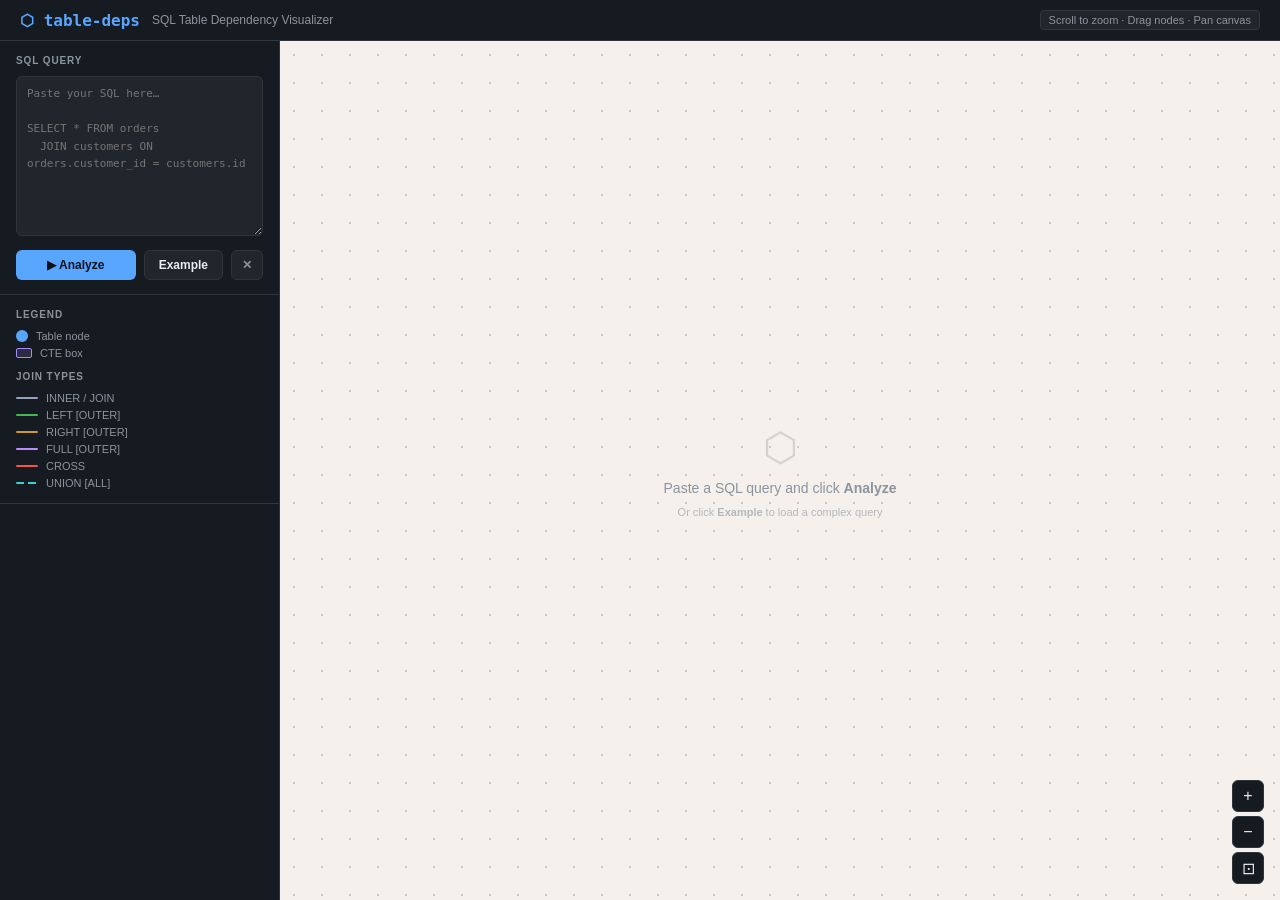
<file: table_deps/static/index.html>
<!DOCTYPE html>
<html lang="en">
<head>
  <meta charset="UTF-8" />
  <meta name="viewport" content="width=device-width, initial-scale=1.0" />
  <title>table-deps — SQL Visualizer</title>
  <style>
    *, *::before, *::after { box-sizing: border-box; margin: 0; padding: 0; }

    :root {
      --bg:         #0d1117;
      --surface:    #161b22;
      --surface2:   #21262d;
      --border:     #30363d;
      --text:       #e6edf3;
      --muted:      #8b949e;
      --accent:     #58a6ff;
      --green:      #3fb950;
      --orange:     #d29922;
      --red:        #f85149;
      --purple:     #bc8cff;
      --cte:        #a78bfa;   /* violet for CTE boxes */
    }

    body {
      background: var(--bg);
      color: var(--text);
      font-family: -apple-system, BlinkMacSystemFont, 'Segoe UI', sans-serif;
      height: 100vh;
      display: flex;
      flex-direction: column;
      overflow: hidden;
    }

    /* ── HEADER ─────────────────────────────── */
    header {
      display: flex;
      align-items: center;
      gap: 12px;
      padding: 10px 20px;
      background: var(--surface);
      border-bottom: 1px solid var(--border);
      flex-shrink: 0;
    }
    header h1 { font-size: 16px; font-weight: 700; font-family: 'SF Mono','Fira Code',monospace; color: var(--accent); }
    header span { font-size: 12px; color: var(--muted); }
    header .spacer { flex: 1; }
    header .tip {
      font-size: 11px; color: var(--muted);
      background: var(--surface2); border: 1px solid var(--border);
      border-radius: 4px; padding: 3px 8px;
    }

    /* ── LAYOUT ──────────────────────────────── */
    main { display: flex; flex: 1; overflow: hidden; }

    /* ── SIDEBAR ─────────────────────────────── */
    #sidebar {
      width: 280px; min-width: 240px;
      background: var(--surface); border-right: 1px solid var(--border);
      overflow-y: auto; display: flex; flex-direction: column;
    }
    .section { padding: 14px 16px; border-bottom: 1px solid var(--border); }
    .section-label {
      font-size: 10px; font-weight: 700; text-transform: uppercase;
      letter-spacing: 0.09em; color: var(--muted); margin-bottom: 10px;
    }

    textarea#sql-input {
      width: 100%; height: 160px;
      background: var(--surface2); border: 1px solid var(--border); border-radius: 6px;
      color: var(--text); font-family: 'SF Mono','Fira Code',monospace;
      font-size: 11px; line-height: 1.6; padding: 8px 10px;
      resize: vertical; outline: none; transition: border-color 0.15s;
    }
    textarea#sql-input:focus { border-color: var(--accent); }

    .btn-row { display: flex; gap: 8px; margin-top: 10px; }
    button {
      cursor: pointer; border: none; border-radius: 6px;
      font-size: 12px; font-weight: 600; padding: 7px 14px;
      transition: opacity 0.15s, transform 0.1s;
    }
    button:hover { opacity: 0.85; }
    button:active { transform: scale(0.97); }
    #analyze-btn { flex: 1; background: var(--accent); color: #0d1117; }
    #example-btn { background: var(--surface2); color: var(--text); border: 1px solid var(--border); }
    #clear-btn   { background: var(--surface2); color: var(--muted); border: 1px solid var(--border); padding: 7px 10px; }

    /* stats */
    .stats-row { display: flex; gap: 8px; }
    .stat-card {
      flex: 1; background: var(--surface2); border: 1px solid var(--border);
      border-radius: 6px; padding: 8px 10px; text-align: center;
    }
    .stat-card .num { font-size: 20px; font-weight: 700; color: var(--accent); line-height: 1; }
    .stat-card .lbl { font-size: 10px; color: var(--muted); margin-top: 2px; }

    /* table list */
    #table-list {
      list-style: none; display: flex; flex-direction: column;
      gap: 3px; max-height: 180px; overflow-y: auto;
    }
    #table-list li {
      display: flex; align-items: center; gap: 8px;
      padding: 5px 8px; border-radius: 4px;
      font-size: 11px; font-family: 'SF Mono',monospace;
      color: var(--text); background: var(--surface2);
      cursor: default; transition: background 0.1s;
    }
    #table-list li:hover { background: var(--border); }
    #table-list li .dot { width: 8px; height: 8px; border-radius: 50%; flex-shrink: 0; }
    #table-list li .badge {
      margin-left: auto; font-size: 9px; color: var(--muted);
      background: var(--border); border-radius: 3px; padding: 1px 4px;
    }

    /* CTE list */
    #cte-list { display: flex; flex-direction: column; gap: 8px; max-height: 220px; overflow-y: auto; }
    .cte-item {
      background: var(--surface2); border: 1px solid var(--cte);
      border-radius: 6px; overflow: hidden;
    }
    .cte-item-header {
      background: color-mix(in srgb, var(--cte) 15%, transparent);
      padding: 5px 10px;
      font-size: 11px; font-weight: 700; font-family: 'SF Mono',monospace;
      color: var(--cte); display: flex; align-items: center; gap: 6px;
    }
    .cte-item-header .cte-badge {
      margin-left: auto; font-size: 9px; font-weight: 600;
      background: color-mix(in srgb, var(--cte) 20%, transparent);
      border-radius: 3px; padding: 1px 5px; color: var(--cte);
    }
    .cte-item-tables { padding: 4px 10px 8px; display: flex; flex-direction: column; gap: 2px; }
    .cte-item-table {
      font-size: 10px; font-family: 'SF Mono',monospace;
      color: var(--muted); padding: 1px 0;
    }

    /* legend */
    .legend-grid { display: flex; flex-direction: column; gap: 5px; }
    .legend-row { display: flex; align-items: center; gap: 8px; font-size: 11px; color: var(--muted); }
    .legend-swatch { width: 12px; height: 12px; border-radius: 50%; flex-shrink: 0; }
    .legend-rect   { width: 16px; height: 10px; border-radius: 2px; flex-shrink: 0; }
    .legend-line   { width: 22px; height: 2px; border-radius: 1px; flex-shrink: 0; }

    /* ── GRAPH CANVAS ────────────────────────── */
    #graph-container {
      flex: 1; position: relative; overflow: hidden;
      background: #f5f0eb;
    }
    #graph { width: 100%; height: 100%; }
    #graph-container::before {
      content: ''; position: absolute; inset: 0;
      background-image: radial-gradient(circle, #1a1a1a 1px, transparent 1px);
      background-size: 28px 28px; opacity: 0.18; pointer-events: none;
    }

    #empty-state {
      position: absolute; inset: 0; display: flex; flex-direction: column;
      align-items: center; justify-content: center; gap: 10px;
      color: var(--muted); pointer-events: none; z-index: 1;
    }
    #empty-state .icon { font-size: 40px; opacity: 0.3; }
    #empty-state p { font-size: 14px; }
    #empty-state small { font-size: 11px; opacity: 0.6; }

    /* ── TOOLTIP ─────────────────────────────── */
    #tooltip {
      display: none; position: absolute;
      background: var(--surface); border: 1px solid var(--border);
      border-radius: 8px; padding: 10px 14px; font-size: 12px;
      pointer-events: none; z-index: 20;
      box-shadow: 0 8px 24px rgba(0,0,0,0.5); min-width: 160px;
    }
    #tooltip .tt-name { font-weight: 700; font-family: monospace; color: var(--text); margin-bottom: 6px; }
    #tooltip .tt-row { display: flex; justify-content: space-between; gap: 16px; color: var(--muted); font-size: 11px; margin-top: 2px; }
    #tooltip .tt-val { color: var(--text); font-weight: 600; }

    /* ── CONTROLS ────────────────────────────── */
    #graph-controls {
      position: absolute; bottom: 16px; right: 16px;
      display: flex; flex-direction: column; gap: 4px; z-index: 10;
    }
    .ctrl-btn {
      width: 32px; height: 32px; background: var(--surface);
      border: 1px solid var(--border); border-radius: 6px;
      color: var(--text); font-size: 16px;
      display: flex; align-items: center; justify-content: center;
      cursor: pointer; transition: background 0.15s;
    }
    .ctrl-btn:hover { background: var(--surface2); }

    /* ── SVG STYLES ──────────────────────────── */
    .link { stroke-opacity: 0.55; stroke-width: 1.5; fill: none; }
    .link-label {
      font-size: 9px; font-family: 'SF Mono',monospace; font-weight: 600;
      fill: #333333; text-anchor: middle; dominant-baseline: middle;
      pointer-events: none; user-select: none;
    }
    .table-node circle { stroke-width: 2px; }
    .table-node:hover circle { stroke-width: 3px; }
    .table-node text { pointer-events: none; user-select: none; text-anchor: middle; dominant-baseline: middle; }
    .cte-node { cursor: grab; }
    .cte-node:active { cursor: grabbing; }
    .cte-node text { pointer-events: none; user-select: none; }
    .cte-node rect { transition: filter 0.15s; }
    .cte-node:hover .cte-bg { filter: brightness(1.15); }

    ::-webkit-scrollbar { width: 5px; }
    ::-webkit-scrollbar-track { background: transparent; }
    ::-webkit-scrollbar-thumb { background: var(--border); border-radius: 4px; }
  </style>
</head>
<body>

<header>
  <h1>⬡ table-deps</h1>
  <span>SQL Table Dependency Visualizer</span>
  <div class="spacer"></div>
  <span class="tip">Scroll to zoom · Drag nodes · Pan canvas</span>
</header>

<main>
  <!-- ── SIDEBAR ── -->
  <aside id="sidebar">

    <div class="section">
      <div class="section-label">SQL Query</div>
      <textarea id="sql-input"
        placeholder="Paste your SQL here…&#10;&#10;SELECT * FROM orders&#10;  JOIN customers ON orders.customer_id = customers.id"></textarea>
      <div class="btn-row">
        <button id="analyze-btn">▶ Analyze</button>
        <button id="example-btn">Example</button>
        <button id="clear-btn">✕</button>
      </div>
    </div>

    <div class="section" id="stats-section" style="display:none">
      <div class="section-label">Summary</div>
      <div class="stats-row">
        <div class="stat-card"><div class="num" id="table-count">0</div><div class="lbl">Tables</div></div>
        <div class="stat-card"><div class="num" id="cte-count">0</div><div class="lbl">CTEs</div></div>
        <div class="stat-card"><div class="num" id="edge-count">0</div><div class="lbl">Joins</div></div>
      </div>
    </div>

    <div class="section" id="ctes-section" style="display:none">
      <div class="section-label">CTEs (virtual tables)</div>
      <div id="cte-list"></div>
    </div>

    <div class="section" id="tables-section" style="display:none">
      <div class="section-label">Tables</div>
      <ul id="table-list"></ul>
    </div>

    <div class="section" id="schema-legend-section" style="display:none">
      <div class="section-label">Schema Colors</div>
      <div class="legend-grid" id="schema-legend"></div>
    </div>

    <div class="section">
      <div class="section-label">Legend</div>
      <div class="legend-grid">
        <div class="legend-row"><div class="legend-swatch" style="background:#58a6ff"></div>Table node</div>
        <div class="legend-row"><div class="legend-rect" style="background:color-mix(in srgb,#a78bfa 15%,transparent);border:1px solid #a78bfa"></div>CTE box</div>
      </div>
      <div class="section-label" style="margin-top:12px">Join Types</div>
      <div class="legend-grid">
        <div class="legend-row"><div class="legend-line" style="background:#94a3b8"></div>INNER / JOIN</div>
        <div class="legend-row"><div class="legend-line" style="background:#3fb950"></div>LEFT [OUTER]</div>
        <div class="legend-row"><div class="legend-line" style="background:#d29922"></div>RIGHT [OUTER]</div>
        <div class="legend-row"><div class="legend-line" style="background:#bc8cff"></div>FULL [OUTER]</div>
        <div class="legend-row"><div class="legend-line" style="background:#f85149"></div>CROSS</div>
        <div class="legend-row">
          <div class="legend-line" style="background:#39d0d8;background:repeating-linear-gradient(90deg,#39d0d8 0,#39d0d8 8px,transparent 8px,transparent 12px)"></div>
          UNION [ALL]
        </div>
      </div>
    </div>

  </aside>

  <!-- ── GRAPH CANVAS ── -->
  <div id="graph-container">
    <div id="empty-state">
      <div class="icon">⬡</div>
      <p>Paste a SQL query and click <strong>Analyze</strong></p>
      <small>Or click <strong>Example</strong> to load a complex query</small>
    </div>
    <svg id="graph"></svg>
    <div id="tooltip">
      <div class="tt-name" id="tt-name"></div>
      <div class="tt-row"><span id="tt-label1">Schema</span><span class="tt-val" id="tt-val1">—</span></div>
      <div class="tt-row"><span>Joins</span><span class="tt-val" id="tt-degree">0</span></div>
    </div>
    <div id="graph-controls">
      <div class="ctrl-btn" id="zoom-in"  title="Zoom in">+</div>
      <div class="ctrl-btn" id="zoom-out" title="Zoom out">−</div>
      <div class="ctrl-btn" id="zoom-fit" title="Fit to view">⊡</div>
    </div>
  </div>
</main>

<script src="https://d3js.org/d3.v7.min.js"></script>
<script>
// ═══════════════════════════════════════════════════════════════
// CONSTANTS
// ═══════════════════════════════════════════════════════════════

const SQL_KEYWORDS = new Set([
  'select','from','where','join','inner','left','right','full','outer','cross',
  'on','as','and','or','not','in','exists','between','like','is','null','true',
  'false','case','when','then','else','end','group','by','order','having',
  'limit','offset','union','all','distinct','with','recursive','lateral',
  'insert','update','delete','into','values','set','create','materialized',
  'view','replace','table','temp','temporary','if','using','over','partition',
  'filter','rows','range','preceding','following','current','row',
]);

const SCHEMA_PALETTE = [
  '#58a6ff','#3fb950','#d29922','#f85149','#bc8cff',
  '#39d0d8','#f0883e','#db61a2','#85e89d','#ffea7f',
];
const schemaColorCache = { public: '#58a6ff' };
let paletteIdx = 1;

function schemaColor(schema) {
  if (!schema) return '#58a6ff';
  if (schemaColorCache[schema]) return schemaColorCache[schema];
  schemaColorCache[schema] = SCHEMA_PALETTE[paletteIdx % SCHEMA_PALETTE.length];
  paletteIdx++;
  return schemaColorCache[schema];
}

const JOIN_COLORS  = { INNER:'#94a3b8', LEFT:'#3fb950', RIGHT:'#d29922', FULL:'#bc8cff', CROSS:'#f85149', UNION:'#39d0d8' };
const CTE_COLOR    = '#a78bfa';

// CTE box geometry constants
const CTE_MIN_W    = 155;
const CTE_TITLE_H  = 30;
const CTE_ROW_H    = 18;
const CTE_PAD_B    = 8;

// ═══════════════════════════════════════════════════════════════
// HELPERS
// ═══════════════════════════════════════════════════════════════

function normName(raw) { return raw.replace(/[`"\[\]]/g, '').toLowerCase(); }
function getSchema(name) { const p = name.split('.'); return p.length > 1 ? p[0] : null; }

function joinTypeOf(keyword, modifier) {
  const kw  = (keyword  || '').trim().toUpperCase();
  const mod = (modifier || '').trim().toUpperCase();
  if (kw === 'FROM')         return 'FROM';
  if (/LEFT/.test(mod))      return 'LEFT';
  if (/RIGHT/.test(mod))     return 'RIGHT';
  if (/FULL/.test(mod))      return 'FULL';
  if (/CROSS/.test(mod))     return 'CROSS';
  return 'INNER';
}

function cteBoxSize(cte) {
  const maxLen = Math.max(cte.label.length, ...(cte.tables.map(t => t.length)));
  const w = Math.max(CTE_MIN_W, maxLen * 7.2 + 40);
  const h = CTE_TITLE_H + cte.tables.length * CTE_ROW_H + CTE_PAD_B;
  return { w, h };
}

// ═══════════════════════════════════════════════════════════════
// SQL PARSING
// ═══════════════════════════════════════════════════════════════

// Regex factory — returns a fresh regex each call to reset lastIndex
const FROM_JOIN_RE = () =>
  /\b(FROM|((?:LEFT|RIGHT|INNER|FULL|CROSS)\s+(?:OUTER\s+)?)?JOIN)\s+([`"\[]?[\w]+[`"\]]?(?:\.[`"\[]?[\w]+[`"\]]?)*)/gi;

function parseSQL(sql) {
  if (!sql || !sql.trim()) return { tableNodes: [], cteNodes: [], edges: [] };

  // ── 1. Clean ────────────────────────────────
  sql = sql.replace(/--[^\n]*/g,        ' ');
  sql = sql.replace(/\/\*[\s\S]*?\*\//g,' ');
  sql = sql.replace(/'(?:[^'\\]|\\.)*'/g,"''");

  // ── 2. Collect CTE names ────────────────────
  const cteNames = new Set();
  for (const m of sql.matchAll(/\b(\w+)\s+AS\s*\(/gi)) {
    const n = normName(m[1]);
    if (!SQL_KEYWORDS.has(n)) cteNames.add(n);
  }

  // ── 3. Extract each CTE body via balanced parens ──
  const cteBodyRanges = [];          // [{start,end}] char ranges to skip in main query
  const cteBodyData   = new Map();   // cteName → {tables:[], internalEdges:[]}

  const cteDefRe = /\b(\w+)\s+AS\s*\(/gi;
  let dm;
  while ((dm = cteDefRe.exec(sql)) !== null) {
    const name    = normName(dm[1]);
    if (!cteNames.has(name)) continue;

    const openIdx = dm.index + dm[0].length - 1; // position of '('
    let depth = 0, endIdx = sql.length;
    for (let i = openIdx; i < sql.length; i++) {
      if      (sql[i] === '(') depth++;
      else if (sql[i] === ')') { if (--depth === 0) { endIdx = i; break; } }
    }
    cteBodyRanges.push({ start: openIdx + 1, end: endIdx });

    // Parse CTE body tokens (exclude other CTE names)
    const body = sql.slice(openIdx + 1, endIdx);
    const bodyTokens = [];
    for (const m of body.matchAll(FROM_JOIN_RE())) {
      const tname = normName(m[3]);
      if (SQL_KEYWORDS.has(tname) || /^\d+$/.test(tname) || cteNames.has(tname)) continue;
      bodyTokens.push({ name: tname, type: joinTypeOf(m[1], m[2]) });
    }
    cteBodyData.set(name, {
      tables:        [...new Set(bodyTokens.map(t => t.name))],
      internalEdges: buildInternalEdges(bodyTokens),
    });
  }

  // ── 4. Pre-compute paren depth at each position ──
  // depth[i] = nesting depth when entering character i.
  // CTE body content is at depth ≥ 1; inline subqueries are also ≥ 1.
  const depthAt = new Array(sql.length).fill(0);
  { let d = 0;
    for (let i = 0; i < sql.length; i++) {
      depthAt[i] = d;
      if      (sql[i] === '(') d++;
      else if (sql[i] === ')') d = Math.max(0, d - 1);
    }
  }

  function inCTEBody(idx) {
    return cteBodyRanges.some(r => idx >= r.start && idx <= r.end);
  }

  // Collect main query tokens with their paren depth.
  // depth 0  → main SELECT / UNION branch
  // depth 1+ → inline subquery or CTE body (CTE bodies excluded via inCTEBody)
  const mainTokens = [];
  for (const m of sql.matchAll(FROM_JOIN_RE())) {
    if (inCTEBody(m.index)) continue;
    const name = normName(m[3]);
    if (SQL_KEYWORDS.has(name) || /^\d+$/.test(name)) continue;
    mainTokens.push({
      name, type: joinTypeOf(m[1], m[2]),
      isCTE: cteNames.has(name),
      depth: depthAt[m.index],
      pos: m.index,
    });
  }

  // ── 5. Build node maps ──────────────────────
  const tableNodesMap = new Map();
  const cteNodesMap   = new Map();

  for (const t of mainTokens) {
    if (t.isCTE) {
      if (!cteNodesMap.has(t.name) && cteBodyData.has(t.name)) {
        const bd = cteBodyData.get(t.name);
        cteNodesMap.set(t.name, {
          id: t.name, label: t.name, type: 'cte',
          tables: bd.tables, internalEdges: bd.internalEdges, degree: 0,
        });
      }
    } else {
      if (!tableNodesMap.has(t.name)) {
        const schema = getSchema(t.name);
        tableNodesMap.set(t.name, {
          id: t.name, label: t.name, type: 'table',
          schema, color: schemaColor(schema), degree: 0,
        });
      }
    }
  }

  // ── 6. Build main query edges (FROM-as-hub) ─
  const edgesMap = new Map();
  // fromToken / pseudoHub track the depth-0 hub.
  // lastJoinType remembers the most recent depth-0 JOIN type so that
  // subquery tables (depth 1) inherit the correct edge colour/label.
  let fromToken = null, pseudoHub = null, lastJoinType = 'INNER';

  function getNode(name) { return tableNodesMap.get(name) || cteNodesMap.get(name); }

  function addEdge(srcName, tgtName, type) {
    if (!getNode(srcName) || !getNode(tgtName)) return;
    const key = [srcName, tgtName].sort().join('\x00') + '\x00' + type;
    if (edgesMap.has(key)) return;
    edgesMap.set(key, {
      source: srcName, target: tgtName,
      type, color: JOIN_COLORS[type] || JOIN_COLORS.INNER,
    });
    getNode(srcName).degree++;
    getNode(tgtName).degree++;
  }

  for (const token of mainTokens) {
    if (!getNode(token.name)) continue;

    if (token.depth === 0) {
      // ── Main query level ──────────────────────
      if (token.type === 'FROM') {
        fromToken = token; pseudoHub = null; lastJoinType = 'INNER';
      } else {
        lastJoinType = token.type;
        const hub = fromToken || pseudoHub;
        if (hub) addEdge(token.name, hub.name, token.type);
        if (!fromToken && !pseudoHub) pseudoHub = token;
      }
    } else if (token.depth === 1 && token.type === 'FROM' && !token.isCTE) {
      // ── Direct inline subquery (e.g. LEFT JOIN (SELECT … FROM t) alias) ─
      // Connect the subquery's inner table to the current depth-0 hub,
      // using the JOIN type of the surrounding depth-0 clause.
      const hub = fromToken || pseudoHub;
      if (hub) addEdge(token.name, hub.name, lastJoinType);
    }
    // JOINs inside subqueries (depth ≥ 1) are intentionally skipped —
    // they are internal to the subquery and shown inside CTE boxes or ignored.
  }

  // ── 7. UNION / UNION ALL edges ───────────────
  // For each UNION keyword at depth 0, find the last FROM hub before it
  // and the first FROM hub after it, then draw a dashed UNION edge.
  for (const m of sql.matchAll(/\bUNION\b/gi)) {
    if (inCTEBody(m.index) || depthAt[m.index] !== 0) continue;
    const upos = m.index;
    const depth0Froms = mainTokens.filter(t => t.depth === 0 && t.type === 'FROM');
    const prevFrom = [...depth0Froms].filter(t => t.pos < upos).at(-1);
    const nextFrom = depth0Froms.find(t => t.pos > upos);
    if (prevFrom && nextFrom) addEdge(prevFrom.name, nextFrom.name, 'UNION');
  }

  return {
    tableNodes: Array.from(tableNodesMap.values()),
    cteNodes:   Array.from(cteNodesMap.values()),
    edges:      Array.from(edgesMap.values()),
  };
}

/** Build join edges within a CTE body from its token list. */
function buildInternalEdges(tokens) {
  const seen = new Map();
  let fromToken = null, pseudoHub = null;
  for (const token of tokens) {
    if (token.type === 'FROM') { fromToken = token; pseudoHub = null; }
    else {
      const hub = fromToken || pseudoHub;
      if (hub) {
        const key = [hub.name, token.name].sort().join('\x00') + '\x00' + token.type;
        if (!seen.has(key))
          seen.set(key, { source: hub.name, target: token.name, type: token.type });
      }
      if (!fromToken && !pseudoHub) pseudoHub = token;
    }
  }
  return Array.from(seen.values());
}

// ═══════════════════════════════════════════════════════════════
// D3 GRAPH
// ═══════════════════════════════════════════════════════════════

const svgEl     = document.getElementById('graph');
const svgD3     = d3.select(svgEl);
const tooltip   = document.getElementById('tooltip');
const container = document.getElementById('graph-container');

let gMain, zoomBehaviour, currentSimulation;

function graphDimensions() { return { w: container.clientWidth, h: container.clientHeight }; }
function tableNodeRadius(d) { return Math.max(20, 18 + d.degree * 4); }

/** Compute the point on node n's boundary toward direction (dx,dy). */
function edgeEndpoint(n, dx, dy) {
  const dist = Math.sqrt(dx * dx + dy * dy) || 1;
  const nx = dx / dist, ny = dy / dist;
  if (n.type === 'table') {
    const r = tableNodeRadius(n);
    return { x: n.x + nx * r, y: n.y + ny * r };
  }
  // CTE box: rectangle intersection
  const { w, h } = cteBoxSize(n);
  const scaleX = nx !== 0 ? Math.abs((w / 2) / nx) : Infinity;
  const scaleY = ny !== 0 ? Math.abs((h / 2) / ny) : Infinity;
  const t = Math.min(scaleX, scaleY);
  return { x: n.x + nx * t, y: n.y + ny * t };
}

function initSVG() {
  svgD3.selectAll('*').remove();
  const { w, h } = graphDimensions();
  svgD3.attr('viewBox', [0, 0, w, h]);

  zoomBehaviour = d3.zoom()
    .scaleExtent([0.05, 6])
    .on('zoom', e => gMain.attr('transform', e.transform));
  svgD3.call(zoomBehaviour);

  // Arrow markers per join type
  const defs = svgD3.append('defs');
  for (const [type, color] of Object.entries(JOIN_COLORS)) {
    defs.append('marker')
      .attr('id', `arr-${type}`).attr('viewBox', '0 -5 10 10')
      .attr('refX', 10).attr('refY', 0)
      .attr('markerWidth', 6).attr('markerHeight', 6).attr('orient', 'auto')
      .append('path').attr('d', 'M0,-5L10,0L0,5').attr('fill', color).attr('opacity', 0.75);
  }

  gMain = svgD3.append('g');
}

function render(data) {
  const empty = document.getElementById('empty-state');
  if (!data.tableNodes.length && !data.cteNodes.length) {
    empty.querySelector('p').textContent = 'No tables found in the SQL query.';
    empty.style.display = 'flex'; return;
  }
  empty.style.display = 'none';
  initSVG();
  const { w, h } = graphDimensions();

  // Combine all nodes for the force simulation
  const allNodes = [
    ...data.tableNodes.map(d => ({ ...d })),
    ...data.cteNodes.map(d => ({ ...d })),
  ];
  const nodeById = new Map(allNodes.map(n => [n.id, n]));

  // Resolve edge source/target to node objects
  const edges = data.edges.map(e => ({
    ...e,
    source: nodeById.get(e.source) || e.source,
    target: nodeById.get(e.target) || e.target,
  }));

  if (currentSimulation) currentSimulation.stop();

  currentSimulation = d3.forceSimulation(allNodes)
    .force('link',      d3.forceLink(edges).id(d => d.id).distance(160).strength(0.6))
    .force('charge',    d3.forceManyBody().strength(-600))
    .force('center',    d3.forceCenter(w / 2, h / 2))
    .force('collision', d3.forceCollide().radius(d => {
      if (d.type === 'table') return tableNodeRadius(d) + 18;
      const { w: bw, h: bh } = cteBoxSize(d);
      return Math.sqrt(bw * bw + bh * bh) / 2 + 20;
    }));

  // ── Edges ────────────────────────────────────
  const linkSel = gMain.append('g').selectAll('line').data(edges).join('line')
    .attr('class', 'link')
    .attr('stroke', d => d.color)
    .attr('stroke-dasharray', d => d.type === 'UNION' ? '8,4' : null)
    .attr('marker-end', d => d.type === 'UNION' ? null : `url(#arr-${d.type})`);

  const linkLabelSel = gMain.append('g').selectAll('text').data(edges).join('text')
    .attr('class', 'link-label').text(d => d.type);

  // ── Shared drag behaviour ────────────────────
  const drag = d3.drag()
    .on('start', (event, d) => { if (!event.active) currentSimulation.alphaTarget(0.3).restart(); d.fx = d.x; d.fy = d.y; })
    .on('drag',  (event, d) => { d.fx = event.x; d.fy = event.y; })
    .on('end',   (event, d) => { if (!event.active) currentSimulation.alphaTarget(0); d.fx = null; d.fy = null; });

  function onEnter(event, d) {
    if (d.type === 'cte') {
      document.getElementById('tt-name').textContent  = d.label + '  (CTE)';
      document.getElementById('tt-label1').textContent = 'Tables inside';
      document.getElementById('tt-val1').textContent  = d.tables.length;
    } else {
      document.getElementById('tt-name').textContent  = d.label;
      document.getElementById('tt-label1').textContent = 'Schema';
      document.getElementById('tt-val1').textContent  = d.schema || '(none)';
    }
    document.getElementById('tt-degree').textContent = d.degree;
    tooltip.style.display = 'block';
    positionTooltip(event);
  }

  // ── Table nodes (circles) ────────────────────
  const tableNodes = allNodes.filter(d => d.type === 'table');
  const tableNodeSel = gMain.append('g').selectAll('g').data(tableNodes).join('g')
    .attr('class', 'table-node')
    .call(drag)
    .on('mouseenter', onEnter)
    .on('mousemove',  positionTooltip)
    .on('mouseleave', () => { tooltip.style.display = 'none'; });

  // Glow halo
  tableNodeSel.append('circle')
    .attr('r',      d => tableNodeRadius(d) + 8)
    .attr('fill',   d => d.color + '18')
    .attr('stroke', 'none');
  // Main circle
  tableNodeSel.append('circle')
    .attr('r',      d => tableNodeRadius(d))
    .attr('fill',   d => d.color + '28')
    .attr('stroke', d => d.color)
    .attr('stroke-width', 2);
  // Table name label
  tableNodeSel.append('text')
    .attr('y', 0).attr('fill', '#1a1a1a')
    .attr('font-size', d => Math.max(9, 12 - d.label.length * 0.15) + 'px')
    .attr('font-family', "'SF Mono','Fira Code',monospace")
    .text(d => { const p = d.label.split('.'); const last = p[p.length-1]; return last.length > 16 ? last.slice(0,14)+'…' : last; });
  // Schema prefix above
  tableNodeSel.append('text')
    .attr('y', d => -(tableNodeRadius(d) + 5))
    .attr('fill', '#555555').attr('font-size', '9px')
    .attr('font-family', "'SF Mono',monospace")
    .text(d => { const p = d.label.split('.'); return p.length > 1 ? p.slice(0,-1).join('.') : ''; });

  // ── CTE box nodes ────────────────────────────
  const cteNodes = allNodes.filter(d => d.type === 'cte');
  const cteNodeSel = gMain.append('g').selectAll('g').data(cteNodes).join('g')
    .attr('class', 'cte-node')
    .call(drag)
    .on('mouseenter', onEnter)
    .on('mousemove',  positionTooltip)
    .on('mouseleave', () => { tooltip.style.display = 'none'; });

  cteNodeSel.each(function(d) {
    const el       = d3.select(this);
    const { w, h } = cteBoxSize(d);
    const x = -w / 2, y = -h / 2;

    // Outer rect (background)
    el.append('rect').attr('class', 'cte-bg')
      .attr('x', x).attr('y', y).attr('width', w).attr('height', h)
      .attr('rx', 8)
      .attr('fill', CTE_COLOR + '12')
      .attr('stroke', CTE_COLOR).attr('stroke-width', 1.5);

    // Header band
    el.append('rect')
      .attr('x', x).attr('y', y).attr('width', w).attr('height', CTE_TITLE_H)
      .attr('rx', 8)
      .attr('fill', CTE_COLOR + '2a');
    // Clip bottom corners of header band
    el.append('rect')
      .attr('x', x).attr('y', y + CTE_TITLE_H - 8).attr('width', w).attr('height', 8)
      .attr('fill', CTE_COLOR + '2a');

    // CTE label in header
    el.append('text')
      .attr('x', 0).attr('y', y + CTE_TITLE_H / 2)
      .attr('text-anchor', 'middle').attr('dominant-baseline', 'middle')
      .attr('fill', CTE_COLOR).attr('font-size', '11px').attr('font-weight', '700')
      .attr('font-family', "'SF Mono','Fira Code',monospace")
      .text(d.label);

    // "CTE" badge top-right
    el.append('text')
      .attr('x', x + w - 7).attr('y', y + 10)
      .attr('text-anchor', 'end').attr('dominant-baseline', 'middle')
      .attr('fill', CTE_COLOR + '99').attr('font-size', '8px').attr('font-family', 'sans-serif')
      .text('CTE');

    // Divider
    el.append('line')
      .attr('x1', x + 10).attr('y1', y + CTE_TITLE_H)
      .attr('x2', x + w - 10).attr('y2', y + CTE_TITLE_H)
      .attr('stroke', CTE_COLOR + '55').attr('stroke-width', 1);

    // Internal table list
    d.tables.forEach((tname, i) => {
      el.append('text')
        .attr('x', x + 12)
        .attr('y', y + CTE_TITLE_H + CTE_PAD_B / 2 + (i + 0.75) * CTE_ROW_H)
        .attr('text-anchor', 'start').attr('dominant-baseline', 'middle')
        .attr('fill', '#444444').attr('font-size', '10px')
        .attr('font-family', "'SF Mono',monospace")
        .text('▸ ' + tname);
    });
  });

  // ── Tick ─────────────────────────────────────
  currentSimulation.on('tick', () => {
    linkSel
      .attr('x1', d => { const dx=d.target.x-d.source.x, dy=d.target.y-d.source.y; return edgeEndpoint(d.source,  dx,  dy).x; })
      .attr('y1', d => { const dx=d.target.x-d.source.x, dy=d.target.y-d.source.y; return edgeEndpoint(d.source,  dx,  dy).y; })
      .attr('x2', d => { const dx=d.target.x-d.source.x, dy=d.target.y-d.source.y; return edgeEndpoint(d.target, -dx, -dy).x; })
      .attr('y2', d => { const dx=d.target.x-d.source.x, dy=d.target.y-d.source.y; return edgeEndpoint(d.target, -dx, -dy).y; });

    linkLabelSel
      .attr('x', d => (d.source.x + d.target.x) / 2)
      .attr('y', d => (d.source.y + d.target.y) / 2 - 6);

    tableNodeSel.attr('transform', d => `translate(${d.x},${d.y})`);
    cteNodeSel.attr('transform',   d => `translate(${d.x},${d.y})`);
  });
}

// ═══════════════════════════════════════════════════════════════
// TOOLTIP
// ═══════════════════════════════════════════════════════════════

function positionTooltip(event) {
  const rect = container.getBoundingClientRect();
  let x = event.clientX - rect.left + 14;
  let y = event.clientY - rect.top  + 14;
  if (x + 200 > container.clientWidth)  x -= 220;
  if (y + 100 > container.clientHeight) y -= 115;
  tooltip.style.left = x + 'px'; tooltip.style.top = y + 'px';
}

// ═══════════════════════════════════════════════════════════════
// ZOOM CONTROLS
// ═══════════════════════════════════════════════════════════════

document.getElementById('zoom-in').addEventListener('click', () =>
  svgD3.transition().duration(250).call(zoomBehaviour.scaleBy, 1.4));
document.getElementById('zoom-out').addEventListener('click', () =>
  svgD3.transition().duration(250).call(zoomBehaviour.scaleBy, 0.7));
document.getElementById('zoom-fit').addEventListener('click', () => {
  if (!gMain) return;
  const { w, h } = graphDimensions();
  const bbox = gMain.node().getBBox();
  if (!bbox || bbox.width === 0 || bbox.height === 0) return;
  const pad    = 40;
  const scaleX = (w - pad * 2) / bbox.width;
  const scaleY = (h - pad * 2) / bbox.height;
  const scale  = Math.min(scaleX, scaleY, 2);
  const tx     = w / 2 - scale * (bbox.x + bbox.width  / 2);
  const ty     = h / 2 - scale * (bbox.y + bbox.height / 2);
  svgD3.transition().duration(400).call(
    zoomBehaviour.transform,
    d3.zoomIdentity.translate(tx, ty).scale(scale)
  );
});

// ═══════════════════════════════════════════════════════════════
// SIDEBAR UPDATE
// ═══════════════════════════════════════════════════════════════

function updateSidebar(data) {
  const hasContent = data.tableNodes.length || data.cteNodes.length;

  document.getElementById('stats-section').style.display        = hasContent ? '' : 'none';
  document.getElementById('tables-section').style.display       = data.tableNodes.length ? '' : 'none';
  document.getElementById('ctes-section').style.display         = data.cteNodes.length   ? '' : 'none';
  document.getElementById('schema-legend-section').style.display = data.tableNodes.length ? '' : 'none';

  // Stats
  document.getElementById('table-count').textContent = data.tableNodes.length;
  document.getElementById('cte-count').textContent   = data.cteNodes.length;
  document.getElementById('edge-count').textContent  = data.edges.length;

  // Table list
  const ul = document.getElementById('table-list');
  ul.innerHTML = '';
  [...data.tableNodes].sort((a, b) => a.id.localeCompare(b.id)).forEach(node => {
    const li = document.createElement('li');
    li.innerHTML = `<span class="dot" style="background:${node.color}"></span>${node.label}<span class="badge">${node.degree} join${node.degree !== 1 ? 's' : ''}</span>`;
    ul.appendChild(li);
  });

  // CTE list
  const cteListEl = document.getElementById('cte-list');
  cteListEl.innerHTML = '';
  data.cteNodes.forEach(cte => {
    const div = document.createElement('div');
    div.className = 'cte-item';
    div.innerHTML = `
      <div class="cte-item-header">
        ⬡ ${cte.label}
        <span class="cte-badge">${cte.tables.length} table${cte.tables.length !== 1 ? 's' : ''}</span>
      </div>
      <div class="cte-item-tables">
        ${cte.tables.map(t => `<div class="cte-item-table">▸ ${t}</div>`).join('')}
      </div>`;
    cteListEl.appendChild(div);
  });

  // Schema legend
  const legendEl = document.getElementById('schema-legend');
  legendEl.innerHTML = '';
  const schemaMap = new Map();
  data.tableNodes.forEach(n => { const s = n.schema || '(no schema)'; if (!schemaMap.has(s)) schemaMap.set(s, n.color); });
  schemaMap.forEach((color, schema) => {
    const row = document.createElement('div');
    row.className = 'legend-row';
    row.innerHTML = `<div class="legend-swatch" style="background:${color}"></div>${schema}`;
    legendEl.appendChild(row);
  });
}

// ═══════════════════════════════════════════════════════════════
// EXAMPLE SQL
// ═══════════════════════════════════════════════════════════════

const EXAMPLE_SQL = `-- Regional sales dashboard
/* Author: analytics team
   FROM fake_comment_table  -- should NOT appear in results
*/
WITH
    region_stats AS (
        SELECT r.region_id, SUM(o.total_amount) AS total_revenue
        FROM public.orders o
        JOIN public.regions r ON o.region_id = r.region_id
        WHERE o.status NOT IN ('FROM_CACHE', 'cancelled')
        GROUP BY r.region_id
    ),
    top_products AS (
        SELECT oi.product_id, SUM(oi.quantity) AS total_qty
        FROM \`order_items\` oi
        JOIN "products" p ON oi.product_id = p.product_id
        GROUP BY oi.product_id
    )
SELECT rs.region_name, tp.name, c.name, e.full_name
FROM region_stats rs
LEFT JOIN top_products tp ON tp.rank = 1
LEFT JOIN analytics.product_categories c ON tp.product_id = c.product_id
LEFT JOIN (
    SELECT employee_id, full_name, region_id
    FROM hr.employees
    WHERE role = 'account_manager'
) e ON e.region_id = rs.region_id
WHERE EXISTS (
    SELECT 1 FROM finance.revenue_targets rt
    WHERE rt.region_id = rs.region_id
)
UNION ALL
SELECT 'UNASSIGNED', NULL, NULL, NULL
FROM public.orders o
WHERE o.region_id IS NULL;`;

// ═══════════════════════════════════════════════════════════════
// EVENT WIRING
// ═══════════════════════════════════════════════════════════════

function analyze() {
  const sql  = document.getElementById('sql-input').value;
  const data = parseSQL(sql);
  render(data);
  updateSidebar(data);
}

document.getElementById('analyze-btn').addEventListener('click', analyze);
document.getElementById('sql-input').addEventListener('keydown', e => { if ((e.ctrlKey || e.metaKey) && e.key === 'Enter') analyze(); });
document.getElementById('example-btn').addEventListener('click', () => { document.getElementById('sql-input').value = EXAMPLE_SQL; analyze(); });
document.getElementById('clear-btn').addEventListener('click', () => {
  document.getElementById('sql-input').value = '';
  svgD3.selectAll('*').remove();
  document.getElementById('empty-state').querySelector('p').textContent = 'Paste a SQL query and click Analyze';
  document.getElementById('empty-state').style.display = 'flex';
  ['stats-section','tables-section','ctes-section','schema-legend-section'].forEach(id => {
    document.getElementById(id).style.display = 'none';
  });
});
window.addEventListener('resize', () => { if (document.getElementById('sql-input').value.trim()) analyze(); });

// ── URL hash loading: project_overview opens this page with base64 SQL ──
window.addEventListener('load', () => {
  const hash = location.hash.slice(1);
  if (!hash) return;
  try {
    const sql = atob(hash);
    document.getElementById('sql-input').value = sql;
    analyze();
  } catch (e) {
    console.warn('Could not decode hash payload:', e);
  }
});
</script>
</body>
</html>
</file>
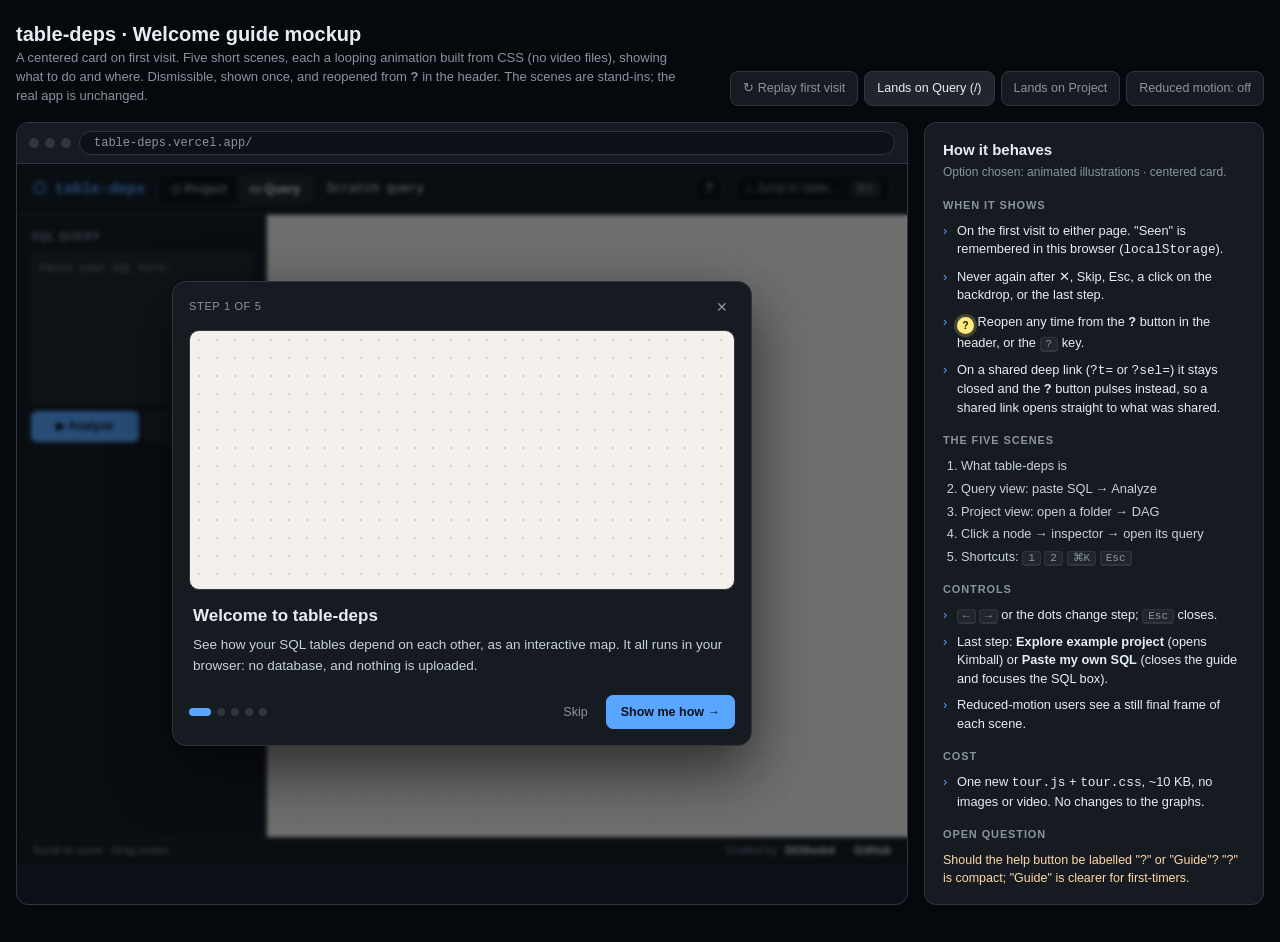
<file: docs/specs/mockups/onboarding-tour.html>
<!DOCTYPE html>
<html lang="en">
<head>
<meta charset="UTF-8" />
<meta name="viewport" content="width=device-width, initial-scale=1.0" />
<title>Welcome Guide Mockup</title>
<style>
/* Theme tokens copied from table_deps/frontend_service/static/css/shared.css */
:root {
  --bg:#0d1117; --surface:#161b22; --surface2:#21262d; --border:#30363d;
  --text:#e6edf3; --muted:#8b949e; --accent:#58a6ff; --green:#3fb950;
  --orange:#d29922; --red:#f85149; --purple:#bc8cff; --canvas:#f4f1ec;
  --pin:#ffea7f; --doc-bg:#05080c;
  --mono:'SF Mono','Fira Code',ui-monospace,monospace;
  --src:#f85149; --dim:#58a6ff; --fact:#3fb950; --rpt:#d29922;
}
*,*::before,*::after{box-sizing:border-box;margin:0;padding:0}
body{background:var(--doc-bg);color:var(--text);font:14px/1.45 -apple-system,BlinkMacSystemFont,'Segoe UI',sans-serif;padding:20px 16px 40px}
button{font:inherit;color:inherit;cursor:pointer;border:0;background:none}
kbd{font:11px var(--mono);background:var(--surface2);border:1px solid var(--border);border-bottom-width:2px;border-radius:4px;padding:0 5px;color:var(--muted)}

/* ── Document chrome ── */
.doc-head{max-width:1500px;margin:0 auto 16px;display:flex;flex-wrap:wrap;align-items:flex-end;gap:16px}
.doc-head h1{font-size:20px;font-weight:650}
.doc-head p{color:var(--muted);font-size:13px;max-width:660px}
.ctrls{display:flex;gap:6px;margin-left:auto;flex-wrap:wrap}
.ctrls button{background:var(--surface);border:1px solid var(--border);border-radius:8px;padding:7px 12px;font-size:12.5px;color:var(--muted)}
.ctrls button:hover{color:var(--text);border-color:var(--accent)}
.ctrls button.on{color:var(--text);background:var(--surface2)}
.layout{max-width:1500px;margin:0 auto;display:grid;grid-template-columns:minmax(0,1fr) 340px;gap:16px}
@media (max-width:1100px){.layout{grid-template-columns:1fr}}

/* ── Fake browser + app background ── */
.browser{border:1px solid var(--border);border-radius:12px;overflow:hidden;background:var(--bg);min-width:0}
.chrome{display:flex;align-items:center;gap:8px;background:var(--surface);padding:8px 12px;border-bottom:1px solid var(--border)}
.dots{display:flex;gap:6px}.dots i{width:10px;height:10px;border-radius:50%;background:#30363d}
.addr{flex:1;background:var(--bg);border:1px solid var(--border);border-radius:16px;padding:4px 14px;font:12px var(--mono);color:var(--muted)}
.app{height:700px;position:relative;display:flex;flex-direction:column;overflow:hidden}
.app header{display:flex;align-items:center;gap:12px;padding:9px 16px;background:var(--surface);border-bottom:1px solid var(--border)}
.logo{font:700 15px var(--mono);color:var(--accent)}
.seg{display:flex;background:var(--bg);border:1px solid var(--border);border-radius:8px;padding:2px}
.seg span{padding:4px 11px;border-radius:6px;font-size:12.5px;font-weight:600;color:var(--muted)}
.seg span.on{background:var(--surface2);color:var(--text);box-shadow:inset 0 0 0 1px var(--border)}
.crumb{font:12.5px var(--mono);color:var(--text)}
.spacer{flex:1}
.help-btn{width:28px;height:28px;border-radius:8px;border:1px solid var(--border);background:var(--bg);color:var(--muted);font-weight:700;position:relative}
.help-btn:hover{color:var(--text);border-color:var(--accent)}
.help-btn.pulse::after{content:'';position:absolute;inset:-4px;border-radius:10px;border:2px solid var(--accent);animation:ring 1.6s ease-out infinite}
@keyframes ring{0%{opacity:.9;transform:scale(.9)}100%{opacity:0;transform:scale(1.25)}}
.jump{display:flex;align-items:center;gap:10px;background:var(--bg);border:1px solid var(--border);border-radius:8px;padding:5px 10px;font-size:12px;color:var(--muted)}
.main{flex:1;display:flex;min-height:0}
.sb{width:250px;background:var(--surface);border-right:1px solid var(--border);padding:14px}
.slabel{font-size:10.5px;font-weight:700;letter-spacing:.09em;text-transform:uppercase;color:var(--muted);margin-bottom:9px}
.ta{height:150px;border:1px solid var(--border);border-radius:6px;background:var(--surface2);padding:8px;font:11px var(--mono);color:var(--muted)}
.btnrow{display:flex;gap:6px;margin-top:8px}
.b{flex:1;text-align:center;background:var(--surface2);border:1px solid var(--border);border-radius:6px;padding:6px;font-size:12px;font-weight:600}
.b.pri{background:var(--accent);color:#0d1117;border-color:var(--accent)}
.canvas{flex:1;background-color:var(--canvas);background-image:radial-gradient(#d6d0c4 1px,transparent 1px);background-size:22px 22px;display:flex;align-items:center;justify-content:center;color:#57606a;flex-direction:column;gap:6px}
.canvas .ic{font-size:32px;opacity:.5}
.ribbon{display:flex;gap:8px;padding:5px 16px;font-size:11px;color:var(--muted);background:var(--surface);border-top:1px solid var(--border)}
.ribbon b{color:var(--text)}

/* ── Tour overlay ── */
.backdrop{position:absolute;inset:0;background:rgba(1,4,9,.55);backdrop-filter:blur(2px);display:flex;align-items:center;justify-content:center;z-index:50;animation:fadein .25s ease}
@keyframes fadein{from{opacity:0}to{opacity:1}}
.tour{width:580px;max-width:calc(100% - 32px);background:var(--surface);border:1px solid var(--border);border-radius:14px;box-shadow:0 24px 60px rgba(0,0,0,.6);overflow:hidden;animation:rise .3s cubic-bezier(.2,.8,.2,1)}
@keyframes rise{from{opacity:0;transform:translateY(12px) scale(.98)}to{opacity:1;transform:none}}
.tour-top{display:flex;align-items:center;gap:8px;padding:12px 16px 0}
.tour-top .count{font-size:11px;color:var(--muted);letter-spacing:.06em;text-transform:uppercase}
.tour-top .x{margin-left:auto;width:26px;height:26px;border-radius:6px;color:var(--muted)}
.tour-top .x:hover{background:var(--surface2);color:var(--text)}
.stage{position:relative;margin:10px 16px 0;height:260px;border-radius:10px;overflow:hidden;border:1px solid var(--border);background-color:var(--canvas);background-image:radial-gradient(#d9d3c7 1px,transparent 1px);background-size:18px 18px}
.stage.dark{background:var(--bg);background-image:none}
.tour-body{padding:14px 20px 4px}
.tour-body h2{font-size:17px;font-weight:650;margin-bottom:6px}
.tour-body p{color:#c9d1d9;font-size:13.5px;line-height:1.55}
.tour-foot{display:flex;align-items:center;gap:8px;padding:14px 16px 16px}
.pips{display:flex;gap:6px}
.pips button{width:8px;height:8px;border-radius:50%;background:var(--border);padding:0}
.pips button.on{background:var(--accent);width:22px;border-radius:4px;transition:width .2s}
.tour-foot .skip{color:var(--muted);font-size:12.5px;padding:7px 10px;border-radius:6px;margin-left:auto}
.tour-foot .skip:hover{color:var(--text)}
.tour-foot .nav{background:var(--surface2);border:1px solid var(--border);border-radius:7px;padding:7px 14px;font-size:12.5px;font-weight:600}
.tour-foot .nav.pri{background:var(--accent);border-color:var(--accent);color:#0d1117}
.tour-foot .nav:hover{filter:brightness(1.1)}
.cta-row{display:flex;gap:8px;margin-left:auto}

/* ── Stage primitives (absolute, px inside a 546×260 stage) ── */
.st{position:absolute}
.mb{position:absolute;width:96px;height:52px;border-radius:5px;border:1.5px solid var(--c);background:color-mix(in srgb,var(--c) 14%,#fff);box-shadow:0 2px 6px rgba(0,0,0,.08);overflow:hidden}
.mb::before{content:attr(data-n);display:block;height:15px;padding:1px 6px;font:700 8.5px/13px var(--mono);color:var(--c);background:color-mix(in srgb,var(--c) 28%,#fff)}
.mb i{display:block;height:3px;border-radius:2px;margin:5px 8px 0;background:var(--c);opacity:.35}
.mb i:nth-child(2){width:60%}.mb i:nth-child(3){width:75%}
.mb.hl{box-shadow:0 0 0 3px color-mix(in srgb,var(--c) 45%,transparent)}
.file{position:absolute;display:flex;align-items:center;gap:6px;background:#fff;border:1px solid #d0d7de;border-radius:6px;padding:4px 8px;font:10.5px var(--mono);color:#24292f;box-shadow:0 1px 3px rgba(0,0,0,.08)}
.file::before{content:'';width:9px;height:11px;border-radius:2px;background:var(--c)}
svg.edges{position:absolute;inset:0;width:100%;height:100%;overflow:visible}
svg.edges path{fill:none;stroke:#8c959f;stroke-width:1.4}
svg.edges path.hi{stroke:var(--accent);stroke-width:2}
.lbl{position:absolute;font:700 8px var(--mono);color:#57606a;background:var(--canvas);padding:0 2px}
.cap{position:absolute;font:10px var(--mono);color:#57606a}
.cursor{position:absolute;width:18px;height:18px;z-index:5;filter:drop-shadow(0 1px 1px rgba(0,0,0,.35))}
.ripple{position:absolute;width:30px;height:30px;margin:-15px 0 0 -15px;border-radius:50%;border:2px solid var(--accent);opacity:0;z-index:4}
.mini-sb{position:absolute;left:0;top:0;bottom:0;width:178px;background:var(--surface);border-right:1px solid var(--border);padding:12px}
.mini-ta{height:96px;border:1px solid var(--border);border-radius:5px;background:var(--surface2);padding:7px;font:9.5px/1.6 var(--mono);color:#c9d1d9}
.mini-ta span{display:block;white-space:nowrap}
.mini-btn{margin-top:8px;display:inline-block;background:var(--accent);color:#0d1117;font:700 10px sans-serif;padding:5px 12px;border-radius:5px}
.folder{position:absolute;width:118px;height:84px;border-radius:8px;background:#fff;border:1.5px dashed #8c959f;display:flex;flex-direction:column;align-items:center;justify-content:center;font:10px sans-serif;color:#57606a;gap:3px}
.folder b{font:700 11px var(--mono);color:#24292f}
.ins{position:absolute;right:10px;top:10px;width:168px;height:182px;background:var(--surface);border:1px solid var(--border);border-top:3px solid var(--fact);border-radius:8px;padding:9px;box-shadow:0 8px 20px rgba(0,0,0,.35)}
.ins .t{font:700 10.5px var(--mono);color:var(--text)}
.ins .s{font:8.5px var(--mono);color:var(--muted);margin:2px 0 8px}
.ins .k{font:700 7.5px sans-serif;color:var(--muted);letter-spacing:.08em;margin:6px 0 4px}
.chipz{display:flex;flex-wrap:wrap;gap:3px}
.chipz span{font:8px var(--mono);color:var(--text);background:var(--surface2);border:1px solid var(--border);border-radius:8px;padding:0 5px}
.ins .open{margin-top:12px;background:var(--accent);color:#0d1117;font:700 9px sans-serif;text-align:center;padding:5px;border-radius:5px}
.qv{position:absolute;inset:0;background-color:var(--canvas);background-image:radial-gradient(#d9d3c7 1px,transparent 1px);background-size:18px 18px}
.qv-bar{position:absolute;left:0;right:0;top:0;height:30px;background:var(--surface);border-bottom:1px solid var(--border);display:flex;align-items:center;gap:8px;padding:0 10px;font:9.5px var(--mono);color:var(--muted)}
.qv-bar b{color:var(--text);font-weight:500}
.qv-bar .back{background:var(--surface2);border:1px solid var(--border);border-radius:5px;padding:1px 6px;color:var(--text)}
.toast{position:absolute;left:50%;bottom:14px;transform:translateX(-50%);background:var(--surface);color:var(--text);border:1px solid var(--border);border-radius:16px;padding:4px 12px;font-size:11px;white-space:nowrap}
.mhead{position:absolute;left:0;right:0;top:0;height:40px;background:var(--surface);border-bottom:1px solid var(--border);display:flex;align-items:center;gap:10px;padding:0 12px}
.mseg{position:relative;display:flex;background:var(--bg);border:1px solid var(--border);border-radius:7px;padding:2px}
.mseg span{position:relative;z-index:1;width:70px;text-align:center;font:600 10.5px sans-serif;color:var(--muted);padding:3px 0}
.mseg .ind{position:absolute;top:2px;bottom:2px;left:2px;width:70px;border-radius:5px;background:var(--surface2);box-shadow:inset 0 0 0 1px var(--border)}
.mbody{position:absolute;left:0;right:0;top:40px;bottom:58px;display:flex;align-items:center;justify-content:center;font:12px sans-serif;color:var(--muted)}
.mbody .v{position:absolute;display:flex;flex-direction:column;align-items:center;gap:6px}
.mbody .v b{color:var(--text);font-size:13px}
.mpal{position:absolute;left:50%;top:56px;width:250px;margin-left:-125px;background:var(--surface);border:1px solid var(--border);border-radius:9px;box-shadow:0 12px 30px rgba(0,0,0,.6);overflow:hidden;z-index:3}
.mpal .in{padding:8px 10px;border-bottom:1px solid var(--border);font:11px var(--mono);color:var(--text)}
.mpal .r{display:flex;align-items:center;gap:6px;padding:5px 10px;font:10px var(--mono);color:var(--text)}
.mpal .r.on{background:var(--surface2)}
.mpal .r i{width:6px;height:6px;border-radius:50%;background:var(--c)}
.keys{position:absolute;left:0;right:0;bottom:12px;display:flex;justify-content:center;gap:14px}
.key{display:flex;flex-direction:column;align-items:center;gap:4px;font:9.5px sans-serif;color:var(--muted)}
.key kbd{font-size:13px;padding:4px 10px;color:var(--text);border-radius:6px;min-width:34px;text-align:center}

/* Reduced motion: show each scene's final frame, no looping */
.reduced .stage *,.reduced .stage *::before{animation:none!important}
@media (prefers-reduced-motion: reduce){.stage *,.stage *::before{animation:none!important}}

/* ── Notes panel ── */
.notes{background:var(--surface);border:1px solid var(--border);border-radius:12px;padding:16px 18px;align-self:start;position:sticky;top:16px}
.notes h2{font-size:15px;margin-bottom:4px}
.notes .verdict{font-size:12px;color:var(--muted);margin-bottom:12px}
.notes h3{font-size:11px;letter-spacing:.08em;text-transform:uppercase;color:var(--muted);margin:16px 0 8px}
.notes ul{list-style:none;display:flex;flex-direction:column;gap:8px;font-size:12.8px}
.notes ul li{position:relative;padding-left:14px}
.notes ul li::before{content:'›';color:var(--accent);position:absolute;left:0}
.notes li .pin{vertical-align:-3px}
.notes ol{padding-left:18px;font-size:12.8px;display:flex;flex-direction:column;gap:4px;color:#c9d1d9}
.pin{display:inline-flex;align-items:center;justify-content:center;width:17px;height:17px;border-radius:50%;background:var(--pin);color:#1b1500;font:700 10px/1 sans-serif;box-shadow:0 0 0 3px #ffea7f33;flex-shrink:0}
.q{font-size:12.5px;color:#ffd8a8}
</style>
</head>
<body>

<div class="doc-head">
  <div>
    <h1>table-deps · Welcome guide mockup</h1>
    <p>A centered card on first visit. Five short scenes, each a looping animation built from CSS (no video files),
       showing what to do and where. Dismissible, shown once, and reopened from <b>?</b> in the header.
       The scenes are stand-ins; the real app is unchanged.</p>
  </div>
  <div class="ctrls">
    <button id="c-replay">↻ Replay first visit</button>
    <button id="c-land-q" class="on">Lands on Query (/)</button>
    <button id="c-land-p">Lands on Project</button>
    <button id="c-motion">Reduced motion: off</button>
  </div>
</div>

<div class="layout">
  <div class="browser">
    <div class="chrome"><div class="dots"><i></i><i></i><i></i></div><div class="addr" id="addr">table-deps.vercel.app/</div></div>
    <div class="app" id="app"></div>
  </div>

  <aside class="notes">
    <h2>How it behaves</h2>
    <div class="verdict">Option chosen: animated illustrations · centered card.</div>
    <h3>When it shows</h3>
    <ul>
      <li>On the first visit to either page. "Seen" is remembered in this browser (<code>localStorage</code>).</li>
      <li>Never again after ✕, Skip, Esc, a click on the backdrop, or the last step.</li>
      <li><span class="pin">?</span>&nbsp;Reopen any time from the <b>?</b> button in the header, or the <kbd>?</kbd> key.</li>
      <li>On a shared deep link (<code>?t=</code> or <code>?sel=</code>) it stays closed and the <b>?</b> button pulses instead, so a shared link opens straight to what was shared.</li>
    </ul>
    <h3>The five scenes</h3>
    <ol>
      <li>What table-deps is</li>
      <li>Query view: paste SQL → Analyze</li>
      <li>Project view: open a folder → DAG</li>
      <li>Click a node → inspector → open its query</li>
      <li>Shortcuts: <kbd>1</kbd> <kbd>2</kbd> <kbd>⌘K</kbd> <kbd>Esc</kbd></li>
    </ol>
    <h3>Controls</h3>
    <ul>
      <li><kbd>←</kbd> <kbd>→</kbd> or the dots change step; <kbd>Esc</kbd> closes.</li>
      <li>Last step: <b>Explore example project</b> (opens Kimball) or <b>Paste my own SQL</b> (closes the guide and focuses the SQL box).</li>
      <li>Reduced-motion users see a still final frame of each scene.</li>
    </ul>
    <h3>Cost</h3>
    <ul>
      <li>One new <code>tour.js</code> + <code>tour.css</code>, ~10 KB, no images or video. No changes to the graphs.</li>
    </ul>
    <h3>Open question</h3>
    <div class="q">Should the help button be labelled "?" or "Guide"? "?" is compact; "Guide" is clearer for first-timers.</div>
  </aside>
</div>

<script>
// ── Keyframe factory: each element gets its own timeline within a 7s loop ──
const LOOP = 7;
const made = new Set();
const sheet = document.head.appendChild(document.createElement('style')).sheet;
function kf(name, body) { if (!made.has(name)) { made.add(name); sheet.insertRule(`@keyframes ${name}{${body}}`); } return name; }
const anim = (name, extra = '') => `animation:${name} ${LOOP}s ${extra || 'ease'} infinite both;`;
// appear at a% (pop | fade | slide | draw | type), stay until 88%, fade by 95%
function at(kind, a) {
  const b = Math.min(a + 6, 86);
  const states = {
    pop:   ['opacity:0;transform:scale(.6)', 'opacity:1;transform:scale(1)'],
    fade:  ['opacity:0', 'opacity:1'],
    slide: ['opacity:0;transform:translateX(-24px)', 'opacity:1;transform:none'],
    draw:  ['stroke-dashoffset:1;opacity:1', 'stroke-dashoffset:0;opacity:1'],
    type:  ['clip-path:inset(0 100% 0 0)', 'clip-path:inset(0 0 0 0)'],
  }[kind];
  const name = kf(`${kind}-${a}`, `0%,${a}%{${states[0]}} ${b}%{${states[1]}} 88%{${states[1]}} 95%,100%{${states[0].includes('dash') ? 'opacity:0' : states[0]}}`);
  return anim(name, kind === 'type' ? `steps(${Math.max(4, (b - a) * 2)})` : 'ease');
}
// visible only between a% and b%
const hash = s => [...s].reduce((h, c) => (h * 31 + c.charCodeAt(0)) >>> 0, 7).toString(36);
function between(a, b, from = 'opacity:0', to = 'opacity:1') {
  return anim(kf(`btw-${a}-${b}-${hash(from + to)}`,`0%,${a}%{${from}} ${a + 3}%,${b}%{${to}} ${b + 3}%,100%{${from}}`));
}
// keycap / button press at a%
const press = a => anim(kf(`press-${a}`, `0%,${a}%{transform:scale(1);filter:none} ${a + 1.5}%{transform:scale(.88);filter:brightness(1.6)} ${a + 4}%,100%{transform:scale(1);filter:none}`));
const ripple = a => anim(kf(`rip-${a}`, `0%,${a}%{opacity:0;transform:scale(.3)} ${a + 1}%{opacity:1;transform:scale(.4)} ${a + 6}%,100%{opacity:0;transform:scale(1.5)}`));
const cursorSvg = `<svg viewBox="0 0 24 24"><path d="M3 2l7 19 2.5-7.5L20 11z" fill="#fff" stroke="#111" stroke-width="1.5" stroke-linejoin="round"/></svg>`;
// cursor path: [[pct, x, y], ...]
function cursorPath(id, pts) {
  const frames = pts.map(([p, x, y]) => `${p}%{transform:translate(${x}px,${y}px);opacity:1}`).join(' ');
  return anim(kf(`cur-${id}`, `0%{transform:translate(${pts[0][1]}px,${pts[0][2]}px);opacity:0} ${frames} 95%,100%{opacity:0}`), 'ease-in-out');
}
const box = (n, c, x, y, style = '', cls = '') => `<div class="mb ${cls}" data-n="${n}" style="--c:var(--${c});left:${x}px;top:${y}px;${style}"><i></i><i></i><i></i></div>`;
const edge = (d, style = '', cls = '') => `<path pathLength="1" stroke-dasharray="1" class="${cls}" d="${d}" style="${style}"/>`;
const curve = (x1, y1, x2, y2) => { const m = (x1 + x2) / 2; return `M${x1},${y1} C${m},${y1} ${m},${y2} ${x2},${y2}`; };

// ── Scenes ───────────────────────────────────────────────────────────────────
const SCENES = [
  {
    title: 'Welcome to table-deps',
    text: 'See how your SQL tables depend on each other, as an interactive map. It all runs in your browser: no database, and nothing is uploaded.',
    stage: () => `
      <div class="file" style="--c:var(--src);left:26px;top:58px;${at('slide', 3)}">raw.orders.sql</div>
      <div class="file" style="--c:var(--dim);left:26px;top:112px;${at('slide', 9)}">dim.customer.sql</div>
      <div class="file" style="--c:var(--fact);left:26px;top:166px;${at('slide', 15)}">fact.sales.sql</div>
      <div class="st" style="left:196px;top:104px;font:700 30px sans-serif;color:var(--accent);${at('pop', 24)}">→</div>
      <svg class="edges">
        ${edge(curve(354, 70, 420, 130), at('draw', 52))}
        ${edge(curve(354, 186, 420, 130), at('draw', 56))}
      </svg>
      ${box('raw.orders', 'src', 258, 44, at('pop', 32))}
      ${box('dim.customer', 'dim', 258, 160, at('pop', 38))}
      ${box('fact.sales', 'fact', 420, 104, at('pop', 44))}
      <div class="cap" style="left:262px;top:226px;${at('fade', 60)}">sources  →  facts  →  reports</div>`,
  },
  {
    title: 'Paste a query, see its tables',
    text: 'In the <b>Query view</b>, paste any SQL and press <b>Analyze</b> (or <kbd>Ctrl</kbd>+<kbd>↵</kbd>). Each table becomes a box, and each join becomes an arrow labelled with its type.',
    dark: true,
    stage: () => `
      <div class="mini-sb">
        <div class="slabel" style="font-size:8.5px">SQL Query</div>
        <div class="mini-ta">
          <span style="${at('type', 4)}">SELECT o.id, c.name</span>
          <span style="${at('type', 12)}">FROM orders o</span>
          <span style="${at('type', 20)}">JOIN customers c ON …</span>
          <span style="${at('type', 28)}">LEFT JOIN payments p …</span>
        </div>
        <div class="mini-btn" style="${press(44)}">▶ Analyze</div>
      </div>
      <div class="st" style="left:178px;right:0;top:0;bottom:0;background-color:var(--canvas);background-image:radial-gradient(#d9d3c7 1px,transparent 1px);background-size:18px 18px"></div>
      <svg class="edges">
        ${edge('M298,128 L392,66', at('draw', 60))}
        ${edge('M298,128 L392,190', at('draw', 63))}
      </svg>
      ${box('orders', 'fact', 214, 102, at('pop', 50))}
      ${box('customers', 'dim', 392, 40, at('pop', 54))}
      ${box('payments', 'src', 392, 164, at('pop', 57))}
      <div class="lbl" style="left:330px;top:84px;${at('fade', 66)}">INNER</div>
      <div class="lbl" style="left:334px;top:160px;${at('fade', 68)}">LEFT</div>
      <div class="cursor" style="left:0;top:0;${cursorPath('q', [[34, 150, 210], [42, 40, 142], [46, 40, 142], [60, 120, 230]])}">${cursorSvg}</div>
      <div class="ripple" style="left:48px;top:150px;${ripple(44)}"></div>`,
  },
  {
    title: 'Open a whole project',
    text: 'In the <b>Project view</b>, open a folder of <code>schema.table.sql</code> files. Each file becomes a node, laid out left to right from raw sources to reports.',
    stage: () => `
      <div class="folder" style="left:20px;top:88px;${at('fade', 0)}">
        <span style="font-size:22px">📁</span><b style="${at('fade', 30)}">kimball_retail</b>
        <span style="${at('fade', 32)}">15 tables · 28 deps</span>
      </div>
      <div class="file" style="--c:var(--src);left:24px;top:14px;${anim(kf('fly1', '0%,4%{opacity:0;transform:none} 8%{opacity:1} 20%{opacity:1;transform:translate(16px,90px) scale(.6)} 24%,100%{opacity:0;transform:translate(16px,90px) scale(.5)}'))}">src.raw_customers.sql</div>
      <div class="file" style="--c:var(--dim);left:24px;top:14px;${anim(kf('fly2', '0%,10%{opacity:0;transform:none} 14%{opacity:1} 26%{opacity:1;transform:translate(16px,90px) scale(.6)} 30%,100%{opacity:0;transform:translate(16px,90px) scale(.5)}'))}">dim.customer.sql</div>
      <svg class="edges">
        ${edge(curve(258, 54, 290, 54), at('draw', 66))}
        ${edge(curve(258, 170, 290, 170), at('draw', 67))}
        ${edge(curve(386, 54, 404, 112), at('draw', 69))}
        ${edge(curve(386, 170, 404, 112), at('draw', 70))}
        ${edge(curve(500, 112, 510, 112), at('draw', 72))}
      </svg>
      <div class="cap" style="left:186px;top:8px;${at('fade', 40)}">L0</div>
      ${box('src.customers', 'src', 162, 28, at('pop', 40))}
      ${box('src.stores', 'src', 162, 144, at('pop', 42))}
      <div class="cap" style="left:316px;top:8px;${at('fade', 48)}">L1</div>
      ${box('dim.customer', 'dim', 290, 28, at('pop', 48))}
      ${box('dim.store', 'dim', 290, 144, at('pop', 50))}
      <div class="cap" style="left:430px;top:66px;${at('fade', 56)}">L2</div>
      ${box('fact.sales', 'fact', 404, 86, at('pop', 56))}
      <div class="cap" style="left:470px;top:226px;${at('fade', 74)}">→ reports</div>`,
  },
  {
    title: 'Click to inspect, open to dive in',
    text: 'Click any node to see what it <b>reads from</b> and what <b>uses</b> it. Press <b>Open in Query view</b> to see that file\'s own graph. <kbd>Esc</kbd> brings you back to the DAG.',
    stage: () => `
      <svg class="edges">
        ${edge(curve(106, 60, 138, 120), 'stroke-dasharray:none')}
        ${edge(curve(106, 190, 138, 120), 'stroke-dasharray:none')}
        ${edge(curve(234, 120, 262, 120), 'stroke-dasharray:none')}
        <path class="hi" d="${curve(106, 60, 138, 120)}" style="${between(27, 58, 'opacity:0', 'opacity:1')}"/>
        <path class="hi" d="${curve(106, 190, 138, 120)}" style="${between(27, 58, 'opacity:0', 'opacity:1')}"/>
        <path class="hi" d="${curve(234, 120, 262, 120)}" style="${between(27, 58, 'opacity:0', 'opacity:1')}"/>
      </svg>
      ${box('dim.customer', 'dim', 10, 34)}
      ${box('dim.store', 'dim', 10, 164)}
      ${box('fact.returns', 'fact', 138, 94, between(27, 58, 'box-shadow:none', 'box-shadow:0 0 0 4px rgba(63,185,80,.45)'))}
      ${box('rpt.c360', 'rpt', 262, 94)}
      <div class="ins" style="${anim(kf('ins-in', '0%,28%{opacity:0;transform:translateX(30px)} 33%,58%{opacity:1;transform:none} 61%,100%{opacity:0;transform:none}'))}">
        <div class="t">fact.returns</div><div class="s">fact.returns.sql · L2</div>
        <div class="k">READS FROM · 2</div><div class="chipz"><span>dim.customer</span><span>dim.store</span></div>
        <div class="k">USED BY · 1</div><div class="chipz"><span>rpt.c360</span></div>
        <div class="open" style="${press(55)}">Open in Query view ↵</div>
      </div>
      <div class="qv" style="${anim(kf('qv-in', '0%,59%{opacity:0} 63%,90%{opacity:1} 95%,100%{opacity:0}'))}">
        <div class="qv-bar"><span class="back">← kimball_retail</span><span>Reads from</span><b>dim.customer</b><b>dim.store</b></div>
        <svg class="edges"><path d="M226,140 L330,92"/><path d="M226,140 L330,196"/></svg>
        ${box('fact.returns', 'fact', 140, 116)}
        ${box('dim.customer', 'dim', 330, 64)}
        ${box('dim.store', 'dim', 330, 172)}
        <div class="toast" style="${anim(kf('toast', '0%,72%{opacity:0} 75%,90%{opacity:1} 95%,100%{opacity:0}'))}"><kbd>Esc</kbd> back to the DAG</div>
      </div>
      <div class="cursor" style="left:0;top:0;${cursorPath('i', [[8, 470, 230], [22, 182, 116], [26, 182, 116], [44, 430, 112], [52, 448, 124], [58, 448, 124], [70, 500, 230]])}">${cursorSvg}</div>
      <div class="ripple" style="left:188px;top:122px;${ripple(26)}"></div>
      <div class="ripple" style="left:454px;top:130px;${ripple(55)}"></div>`,
  },
  {
    title: 'Get around fast',
    text: '<kbd>1</kbd> / <kbd>2</kbd> switch between the Project and Query views. <kbd>⌘K</kbd> jumps to any table. <kbd>Esc</kbd> goes back. Press <kbd>?</kbd> to see this guide again.',
    dark: true,
    stage: () => `
      <div class="mhead">
        <span class="logo" style="font-size:11px">⬡ table-deps</span>
        <div class="mseg">
          <div class="ind" style="${anim(kf('seg', '0%,11%{transform:none} 14%,72%{transform:translateX(70px)} 75%,100%{transform:none}'))}"></div>
          <span>Project</span><span>Query</span>
        </div>
      </div>
      <div class="mbody">
        <div class="v" style="${anim(kf('vp', '0%,11%{opacity:1} 13%,73%{opacity:0} 76%,100%{opacity:1}'))}"><span style="font-size:22px">◇</span><b>Project view</b><span>the DAG</span></div>
        <div class="v" style="${anim(kf('vq', '0%,11%{opacity:0} 13%,73%{opacity:1} 76%,100%{opacity:0}'))}"><span style="font-size:22px">▭</span><b>Query view</b><span>one file's graph</span></div>
      </div>
      <div class="mpal" style="${between(36, 58, 'opacity:0;transform:translateY(-6px)', 'opacity:1;transform:none')}">
        <div class="in">cust<span style="opacity:.5">▌</span></div>
        <div class="r on" style="--c:var(--dim)"><i></i>dim.customer</div>
        <div class="r" style="--c:var(--rpt)"><i></i>rpt.customer_360</div>
        <div class="r" style="--c:var(--src)"><i></i>src.raw_customers</div>
      </div>
      <div class="keys">
        <div class="key"><kbd style="${press(11)}">2</kbd>Query</div>
        <div class="key"><kbd style="${press(35)}">⌘K</kbd>Jump</div>
        <div class="key"><kbd style="${press(58)}">Esc</kbd>Close</div>
        <div class="key"><kbd style="${press(72)}">1</kbd>Project</div>
      </div>`,
  },
];

// ── Mock app + tour controller ──────────────────────────────────────────────
let landing = 'query', step = 0, open = true, pulse = false;

function appHtml() {
  const isQ = landing === 'query';
  return `<header>
      <span class="logo">⬡ table-deps</span>
      <div class="seg"><span class="${isQ ? '' : 'on'}">◇ Project</span><span class="${isQ ? 'on' : ''}">▭ Query</span></div>
      <span class="crumb">${isQ ? 'Scratch query' : '<span style="color:var(--muted)">No project loaded</span>'}</span>
      <div class="spacer"></div>
      <button class="help-btn ${pulse ? 'pulse' : ''}" id="help" title="How to use table-deps (?)">?</button>
      <span class="jump">⌕ Jump to table… <kbd>⌘K</kbd></span>
    </header>
    <div class="main">
      <div class="sb">${isQ
        ? `<div class="slabel">SQL Query</div><div class="ta" id="ta">Paste your SQL here…</div><div class="btnrow"><span class="b pri">▶ Analyze</span><span class="b">Example</span></div>`
        : `<div class="slabel">Project Directory</div><div class="ta" style="height:90px;display:flex;align-items:center;justify-content:center;border-style:dashed">📂 Open Project Folder</div><div class="btnrow"><span class="b pri">▶ Open</span><span class="b">Example</span></div>`}</div>
      <div class="canvas"><div class="ic">${isQ ? '⬡' : '📁'}</div><div>${isQ ? 'Paste a SQL query and click Analyze' : 'Open a project folder to begin'}</div></div>
    </div>
    <div class="ribbon">Scroll to zoom · Drag nodes<span class="spacer"></span>Crafted by <b>DOthedot</b> · <b>GitHub</b></div>
    ${open ? tourHtml() : ''}`;
}

function tourHtml() {
  const s = SCENES[step], last = step === SCENES.length - 1;
  return `<div class="backdrop" id="backdrop">
    <div class="tour" role="dialog" aria-modal="true" aria-label="How to use table-deps">
      <div class="tour-top"><span class="count">Step ${step + 1} of ${SCENES.length}</span><button class="x" data-act="close" title="Close (Esc)">✕</button></div>
      <div class="stage ${s.dark ? 'dark' : ''}">${s.stage()}</div>
      <div class="tour-body"><h2>${s.title}</h2><p>${s.text}</p></div>
      <div class="tour-foot">
        <div class="pips">${SCENES.map((_, k) => `<button class="${k === step ? 'on' : ''}" data-step="${k}" aria-label="Step ${k + 1}"></button>`).join('')}</div>
        ${last
          ? `<div class="cta-row"><button class="nav" data-act="own">Paste my own SQL</button><button class="nav pri" data-act="example">Explore example project →</button></div>`
          : `<button class="skip" data-act="close">Skip</button>
             ${step ? '<button class="nav" data-act="prev">← Back</button>' : ''}
             <button class="nav pri" data-act="next">${step ? 'Next →' : 'Show me how →'}</button>`}
      </div>
    </div></div>`;
}

function render() {
  document.getElementById('app').innerHTML = appHtml();
  document.getElementById('addr').textContent = 'table-deps.vercel.app' + (landing === 'query' ? '/' : '/project');
}

document.getElementById('app').addEventListener('click', e => {
  if (e.target.id === 'help') { open = true; step = 0; pulse = false; return render(); }
  if (e.target.id === 'backdrop') { open = false; return render(); }
  const st = e.target.closest('[data-step]'); if (st) { step = +st.dataset.step; return render(); }
  const act = e.target.closest('[data-act]')?.dataset.act;
  if (act === 'close' || act === 'own') { open = false; render(); if (act === 'own' && landing === 'query') { const ta = document.getElementById('ta'); ta.style.borderColor = 'var(--accent)'; ta.textContent = '▌'; } }
  if (act === 'example') { landing = 'project'; open = false; render(); document.querySelector('.canvas').innerHTML = '<div class="ic">⬡</div><div><b>kimball_retail</b> example loads here</div>'; }
  if (act === 'next') { step = Math.min(step + 1, SCENES.length - 1); render(); }
  if (act === 'prev') { step = Math.max(step - 1, 0); render(); }
});
document.addEventListener('keydown', e => {
  if (!open) { if (e.key === '?') { open = true; step = 0; render(); } return; }
  if (e.key === 'Escape') { open = false; render(); }
  if (e.key === 'ArrowRight') { step = Math.min(step + 1, SCENES.length - 1); render(); }
  if (e.key === 'ArrowLeft') { step = Math.max(step - 1, 0); render(); }
});

const ctl = id => document.getElementById(id);
ctl('c-replay').onclick = () => { open = true; step = 0; pulse = false; render(); };
ctl('c-land-q').onclick = () => { landing = 'query'; ctl('c-land-q').classList.add('on'); ctl('c-land-p').classList.remove('on'); render(); };
ctl('c-land-p').onclick = () => { landing = 'project'; ctl('c-land-p').classList.add('on'); ctl('c-land-q').classList.remove('on'); render(); };
ctl('c-motion').onclick = () => {
  const on = document.body.classList.toggle('reduced');
  ctl('c-motion').textContent = `Reduced motion: ${on ? 'on' : 'off'}`;
  ctl('c-motion').classList.toggle('on', on);
  render();
};
render();
</script>
</body>
</html>
</file>
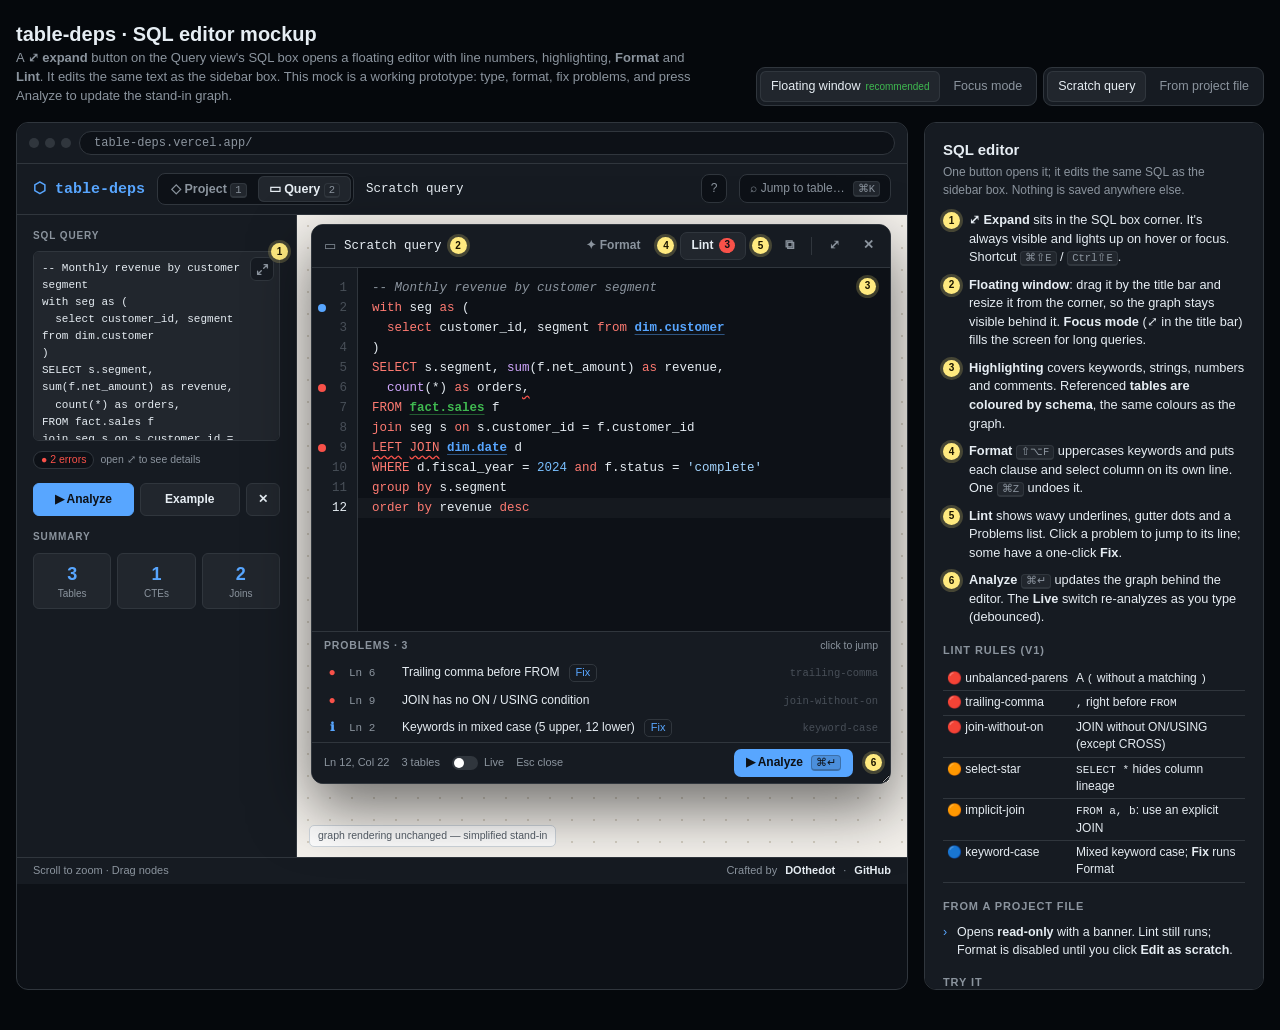
<file: docs/specs/mockups/sql-editor.html>
<!DOCTYPE html>
<html lang="en">
<head>
<meta charset="UTF-8" />
<meta name="viewport" content="width=device-width, initial-scale=1.0" />
<title>SQL Editor Mockup</title>
<style>
/* Theme tokens copied from table_deps/frontend_service/static/css/shared.css */
:root {
  --bg:#0d1117; --surface:#161b22; --surface2:#21262d; --border:#30363d;
  --text:#e6edf3; --muted:#8b949e; --accent:#58a6ff; --green:#3fb950;
  --orange:#d29922; --red:#f85149; --purple:#bc8cff; --canvas:#f4f1ec;
  --pin:#ffea7f; --doc-bg:#05080c;
  --mono:'SF Mono','Fira Code',ui-monospace,Menlo,monospace;
  --kw:#ff7b72; --str:#a5d6ff; --num:#79c0ff; --com:#8b949e; --fn:#d2a8ff;
}
*,*::before,*::after{box-sizing:border-box;margin:0;padding:0}
body{background:var(--doc-bg);color:var(--text);font:14px/1.45 -apple-system,BlinkMacSystemFont,'Segoe UI',sans-serif;padding:20px 16px 40px}
button{font:inherit;color:inherit;cursor:pointer;border:0;background:none}
kbd{font:10.5px var(--mono);background:var(--surface2);border:1px solid var(--border);border-bottom-width:2px;border-radius:4px;padding:0 4px;color:var(--muted)}
code{font-family:var(--mono);font-size:.92em}
[hidden]{display:none!important}

/* ── Document chrome ── */
.doc-head{max-width:1500px;margin:0 auto 16px;display:flex;flex-wrap:wrap;align-items:flex-end;gap:16px}
.doc-head h1{font-size:20px;font-weight:650}
.doc-head p{color:var(--muted);font-size:13px;max-width:680px}
.ctrls{display:flex;gap:6px;margin-left:auto;flex-wrap:wrap}
.grp{display:flex;gap:2px;background:var(--surface);border:1px solid var(--border);border-radius:9px;padding:3px}
.grp button{border-radius:6px;padding:6px 11px;font-size:12.5px;color:var(--muted)}
.grp button.on{background:var(--surface2);color:var(--text);box-shadow:inset 0 0 0 1px var(--border)}
.grp .rec{font-size:10px;color:var(--green);margin-left:5px}
.layout{max-width:1500px;margin:0 auto;display:grid;grid-template-columns:minmax(0,1fr) 340px;gap:16px}
@media (max-width:1100px){.layout{grid-template-columns:1fr}}

/* ── Fake browser + Query view background ── */
.browser{border:1px solid var(--border);border-radius:12px;overflow:hidden;background:var(--bg);min-width:0}
.chrome{display:flex;align-items:center;gap:8px;background:var(--surface);padding:8px 12px;border-bottom:1px solid var(--border)}
.dots{display:flex;gap:6px}.dots i{width:10px;height:10px;border-radius:50%;background:#30363d}
.addr{flex:1;background:var(--bg);border:1px solid var(--border);border-radius:16px;padding:4px 14px;font:12px var(--mono);color:var(--muted)}
.app{height:720px;position:relative;display:flex;flex-direction:column;overflow:hidden}
.app header{display:flex;align-items:center;gap:12px;padding:9px 16px;background:var(--surface);border-bottom:1px solid var(--border)}
.logo{font:700 15px var(--mono);color:var(--accent)}
.seg{display:flex;background:var(--bg);border:1px solid var(--border);border-radius:8px;padding:2px}
.seg span{padding:4px 11px;border-radius:6px;font-size:12.5px;font-weight:600;color:var(--muted)}
.seg span.on{background:var(--surface2);color:var(--text);box-shadow:inset 0 0 0 1px var(--border)}
.crumb{font:12.5px var(--mono);color:var(--text)}
.crumb .m{color:var(--muted)}
.spacer{flex:1}
.hbtn{display:flex;align-items:center;gap:8px;background:var(--bg);border:1px solid var(--border);border-radius:8px;padding:5px 10px;font-size:12px;color:var(--muted)}
.ctx{display:flex;align-items:center;gap:8px;padding:6px 16px;font-size:12px;background:color-mix(in srgb,var(--accent) 6%,var(--surface));border-bottom:1px solid var(--border);color:var(--muted)}
.ctx .chip{font:11px var(--mono);color:var(--text);background:var(--surface2);border:1px solid var(--border);border-radius:10px;padding:0 8px}
.main{flex:1;display:flex;min-height:0}
.sb{width:280px;flex-shrink:0;background:var(--surface);border-right:1px solid var(--border);padding:14px 16px;display:flex;flex-direction:column;gap:14px}
.slabel{display:flex;align-items:center;gap:6px;font-size:10px;font-weight:700;letter-spacing:.09em;text-transform:uppercase;color:var(--muted)}
.src-note{display:flex;align-items:center;gap:6px;font-size:11px;color:var(--muted)}
.src-note code{color:var(--text)}
.src-note .lnk{margin-left:auto;color:var(--accent);border:1px solid var(--border);border-radius:5px;padding:1px 7px;font-size:11px}
.ta-wrap{position:relative}
.ta{width:100%;height:190px;resize:none;background:var(--surface2);border:1px solid var(--border);border-radius:6px;color:var(--text);font:11px/1.55 var(--mono);padding:8px 30px 8px 8px;outline:none}
.ta:focus{border-color:var(--accent)}
.ta[readonly]{border-style:dashed;color:#c9d1d9}
.expand{position:absolute;top:6px;right:6px;width:24px;height:24px;border-radius:6px;display:flex;align-items:center;justify-content:center;background:var(--surface);border:1px solid var(--border);color:var(--muted);transition:all .15s}
.expand:hover{color:var(--text);border-color:var(--accent);background:var(--surface2)}
.ta-wrap:hover .expand,.ta-wrap:focus-within .expand{color:var(--text);border-color:var(--accent)}
.ta-hint{font-size:10.5px;color:var(--muted);margin-top:5px;display:flex;gap:6px;align-items:center}
.lint-chip{display:inline-flex;align-items:center;gap:4px;font-size:10.5px;border-radius:9px;padding:0 7px;border:1px solid var(--border);background:var(--bg)}
.btnrow{display:flex;gap:6px}
.b{flex:1;text-align:center;background:var(--surface2);border:1px solid var(--border);border-radius:6px;padding:7px;font-size:12px;font-weight:600}
.b.pri{background:var(--accent);color:#0d1117;border-color:var(--accent)}
.stats{display:grid;grid-template-columns:repeat(3,1fr);gap:6px}
.stat{background:var(--surface2);border:1px solid var(--border);border-radius:6px;text-align:center;padding:7px 0}
.stat .n{font-size:18px;font-weight:700;color:var(--accent)}
.stat .l{font-size:10px;color:var(--muted)}
.canvas{flex:1;position:relative;background-color:var(--canvas);background-image:radial-gradient(#d6d0c4 1px,transparent 1px);background-size:22px 22px;overflow:hidden}
.canvas svg{position:absolute;inset:0;width:100%;height:100%}
.canvas .gb{position:absolute;width:150px;border-radius:6px;border:1.5px solid var(--c);background:color-mix(in srgb,var(--c) 13%,#fff);box-shadow:0 2px 8px rgba(0,0,0,.08);transition:left .4s,top .4s}
.canvas .gb b{display:block;font:700 10.5px var(--mono);color:var(--c);padding:4px 8px;background:color-mix(in srgb,var(--c) 26%,#fff)}
.canvas .gb i{display:block;height:4px;margin:7px 10px;border-radius:2px;background:var(--c);opacity:.3}
.canvas .frozen{position:absolute;left:12px;bottom:10px;font-size:10.5px;color:#57606a;background:#fff;border:1px solid #d0d7de;border-radius:5px;padding:2px 8px}
.canvas .flash{position:absolute;left:14px;top:12px;font-size:11px;background:var(--surface);color:var(--text);border:1px solid var(--border);border-radius:14px;padding:3px 10px;opacity:0;transition:opacity .3s}
.canvas .flash.on{opacity:1}
.ribbon{display:flex;gap:8px;padding:5px 16px;font-size:11px;color:var(--muted);background:var(--surface);border-top:1px solid var(--border)}

/* ── Floating editor ── */
.ed{position:absolute;z-index:40;display:flex;flex-direction:column;background:var(--bg);border:1px solid var(--border);border-radius:12px;box-shadow:0 24px 60px rgba(0,0,0,.55),0 0 0 1px rgba(255,255,255,.02);overflow:hidden;resize:both;min-width:460px;min-height:300px;animation:edin .22s cubic-bezier(.2,.8,.2,1)}
@keyframes edin{from{opacity:0;transform:translateY(10px) scale(.98)}to{opacity:1;transform:none}}
.ed.focus{inset:12px!important;width:auto!important;height:auto!important;resize:none}
.focus-bg{position:absolute;inset:0;z-index:39;background:rgba(1,4,9,.55);backdrop-filter:blur(2px)}
.ed-bar{display:flex;align-items:center;gap:6px;padding:7px 8px 7px 12px;background:var(--surface);border-bottom:1px solid var(--border);cursor:grab;user-select:none}
.ed.focus .ed-bar{cursor:default}
.ed-bar:active{cursor:grabbing}
.ed-title{display:flex;align-items:center;gap:8px;font:12.5px var(--mono);color:var(--text);min-width:0;white-space:nowrap;overflow:hidden;text-overflow:ellipsis}
.ed-title .ro{font:600 10px sans-serif;color:var(--orange);border:1px solid color-mix(in srgb,var(--orange) 50%,transparent);border-radius:9px;padding:0 6px}
.ed-title .dirty{width:7px;height:7px;border-radius:50%;background:var(--accent)}
.tb{display:inline-flex;align-items:center;gap:6px;height:28px;padding:0 10px;border-radius:7px;font-size:12px;font-weight:600;color:var(--muted);border:1px solid transparent}
.tb:hover:not(:disabled){color:var(--text);background:var(--surface2);border-color:var(--border)}
.tb:disabled{opacity:.4;cursor:not-allowed}
.tb.on{color:var(--text);background:var(--surface2);border-color:var(--border)}
.tb .cnt{font-size:10px;border-radius:8px;padding:0 5px;color:#0d1117;font-weight:700}
.tb.icon{width:28px;padding:0;justify-content:center;font-size:13px}
.sep{width:1px;height:18px;background:var(--border);margin:0 2px}
.ro-banner{display:flex;align-items:center;gap:8px;padding:6px 12px;font-size:11.5px;color:#e3b341;background:color-mix(in srgb,var(--orange) 10%,var(--bg));border-bottom:1px solid var(--border)}
.ro-banner button{margin-left:auto;color:var(--accent);font-size:11.5px;font-weight:600;border:1px solid var(--border);border-radius:6px;padding:2px 8px}
.ed-body{flex:1;display:flex;min-height:0;position:relative}
.gutter{width:46px;flex-shrink:0;background:var(--surface);border-right:1px solid var(--border);overflow:hidden;font:12.5px/20px var(--mono);color:#484f58;text-align:right;padding:10px 0}
.gutter div{position:relative;padding-right:10px;height:20px}
.gutter div.cur{color:var(--text)}
.gutter div .mk{position:absolute;left:6px;top:6px;width:8px;height:8px;border-radius:50%}
.code{flex:1;position:relative;min-width:0}
.code pre,.code textarea{position:absolute;inset:0;margin:0;padding:10px 14px;font:12.5px/20px var(--mono);white-space:pre;overflow:auto;tab-size:2;border:0}
.code pre{pointer-events:none;color:var(--text)}
.code textarea{background:transparent;color:transparent;caret-color:var(--text);resize:none;outline:none}
.code textarea::selection{background:rgba(56,139,253,.35);color:transparent}
.code .curline{position:absolute;left:0;right:0;height:20px;background:rgba(110,118,129,.08);pointer-events:none}
.t-kw{color:var(--kw)}.t-str{color:var(--str)}.t-num{color:var(--num)}.t-com{color:var(--com);font-style:italic}.t-fn{color:var(--fn)}
.t-tbl{color:var(--c);font-weight:600;text-decoration:underline;text-decoration-color:color-mix(in srgb,var(--c) 45%,transparent);text-underline-offset:3px}
.sq{text-decoration:underline wavy;text-decoration-skip-ink:none;text-underline-offset:4px}
.sq.err{text-decoration-color:var(--red)}.sq.warn{text-decoration-color:var(--orange)}.sq.info{text-decoration-color:var(--accent)}
.probs{flex-shrink:0;max-height:160px;overflow:auto;border-top:1px solid var(--border);background:var(--surface)}
.probs-h{display:flex;align-items:center;gap:8px;padding:6px 12px;font-size:10.5px;font-weight:700;letter-spacing:.08em;text-transform:uppercase;color:var(--muted);position:sticky;top:0;background:var(--surface)}
.prob{display:flex;align-items:center;gap:9px;padding:5px 12px;font-size:12px;cursor:pointer}
.prob:hover{background:var(--surface2)}
.prob .ic{width:16px;text-align:center;font-weight:700}
.prob .ln{font:11px var(--mono);color:var(--muted);width:44px}
.prob .rule{margin-left:auto;font:10.5px var(--mono);color:#484f58}
.prob .fix{font-size:11px;color:var(--accent);border:1px solid var(--border);border-radius:5px;padding:0 6px}
.clean{padding:10px 12px;font-size:12px;color:var(--green)}
.ed-status{display:flex;align-items:center;gap:12px;padding:6px 8px 6px 12px;font-size:11px;color:var(--muted);background:var(--surface);border-top:1px solid var(--border);flex-wrap:wrap}
.ed-status .live{display:inline-flex;align-items:center;gap:6px;cursor:pointer}
.sw{width:26px;height:14px;border-radius:8px;background:var(--border);position:relative;transition:background .15s}
.sw::after{content:'';position:absolute;top:2px;left:2px;width:10px;height:10px;border-radius:50%;background:#fff;transition:left .15s}
.sw.on{background:var(--green)}.sw.on::after{left:14px}
.run{margin-left:auto;display:inline-flex;align-items:center;gap:8px;background:var(--accent);color:#0d1117;border-radius:7px;padding:5px 12px;font-size:12px;font-weight:700}
.run kbd{background:rgba(13,17,23,.15);border-color:rgba(13,17,23,.25);color:#0d1117}
.toast{position:absolute;left:50%;top:52px;transform:translateX(-50%);background:var(--surface2);border:1px solid var(--border);border-radius:16px;padding:4px 12px;font-size:11.5px;z-index:5;opacity:0;transition:opacity .25s;pointer-events:none}
.toast.on{opacity:1}

/* ── Callouts + notes ── */
.pin{display:inline-flex;align-items:center;justify-content:center;width:17px;height:17px;border-radius:50%;background:var(--pin);color:#1b1500;font:700 10px/1 -apple-system,sans-serif;flex-shrink:0;box-shadow:0 0 0 3px #ffea7f33}
.pin.abs{position:absolute;z-index:30}
.notes{background:var(--surface);border:1px solid var(--border);border-radius:12px;padding:16px 18px;align-self:start;position:sticky;top:16px;max-height:calc(100vh - 32px);overflow:auto}
.notes h2{font-size:15px;margin-bottom:4px}
.notes .verdict{font-size:12px;color:var(--muted);margin-bottom:12px}
.notes h3{font-size:11px;letter-spacing:.08em;text-transform:uppercase;color:var(--muted);margin:16px 0 8px}
.notes ol.c{list-style:none;display:flex;flex-direction:column;gap:9px;font-size:12.8px}
.notes ol.c li{display:grid;grid-template-columns:17px 1fr;gap:9px}
.notes ol.c li .pin{margin-top:1px}
.notes ul{list-style:none;display:flex;flex-direction:column;gap:6px;font-size:12.5px}
.notes ul li{position:relative;padding-left:14px}
.notes ul li::before{content:'›';color:var(--accent);position:absolute;left:0}
.notes table{width:100%;border-collapse:collapse;font-size:12px}
.notes td{padding:3px 4px;border-bottom:1px solid var(--border);vertical-align:top}
.notes td:first-child{white-space:nowrap}
.q{font-size:12.5px;color:#ffd8a8}
.try{font-size:12.5px;color:var(--muted);display:flex;flex-direction:column;gap:4px}
.try b{color:var(--text);font-weight:500}
</style>
</head>
<body>

<div class="doc-head">
  <div>
    <h1>table-deps · SQL editor mockup</h1>
    <p>A <b>⤢ expand</b> button on the Query view's SQL box opens a floating editor with line numbers,
       highlighting, <b>Format</b> and <b>Lint</b>. It edits the same text as the sidebar box.
       This mock is a working prototype: type, format, fix problems, and press Analyze to update the stand-in graph.</p>
  </div>
  <div class="ctrls">
    <div class="grp" id="g-mode">
      <button data-v="float" class="on">Floating window<span class="rec">recommended</span></button>
      <button data-v="focus">Focus mode</button>
    </div>
    <div class="grp" id="g-src">
      <button data-v="scratch" class="on">Scratch query</button>
      <button data-v="file">From project file</button>
    </div>
  </div>
</div>

<div class="layout">
  <div class="browser">
    <div class="chrome"><div class="dots"><i></i><i></i><i></i></div><div class="addr" id="addr"></div></div>
    <div class="app" id="app">
      <header>
        <span class="logo">⬡ table-deps</span>
        <div class="seg"><span>◇ Project <kbd>1</kbd></span><span class="on">▭ Query <kbd>2</kbd></span></div>
        <span class="crumb" id="crumb"></span>
        <div class="spacer"></div>
        <span class="hbtn" style="padding:5px 9px">?</span>
        <span class="hbtn">⌕ Jump to table… <kbd>⌘K</kbd></span>
      </header>
      <div class="ctx" id="ctx" hidden>
        <span class="chip">← kimball_retail</span><span>Reads from</span>
        <span class="chip">dim.customer</span><span class="chip">dim.store</span><span class="chip">src.raw_transactions</span>
      </div>
      <div class="main">
        <aside class="sb">
          <div>
            <div class="slabel" style="margin-bottom:8px">SQL Query</div>
            <div class="src-note" id="src-note" hidden style="margin-bottom:6px">From <code>fact.returns.sql</code><span class="lnk">Edit as scratch</span></div>
            <div class="ta-wrap">
              <textarea class="ta" id="side-ta" spellcheck="false"></textarea>
              <button class="expand" id="expand" title="Open in editor (⌘⇧E)" aria-label="Open SQL in editor">
                <svg width="13" height="13" viewBox="0 0 16 16" fill="none" stroke="currentColor" stroke-width="1.7" stroke-linecap="round" stroke-linejoin="round"><path d="M10 2h4v4M6 14H2v-4M14 2 9.5 6.5M2 14l4.5-4.5"/></svg>
              </button>
              <span class="pin abs" style="top:-8px;right:-8px">1</span>
            </div>
            <div class="ta-hint" id="side-hint"></div>
          </div>
          <div class="btnrow"><span class="b pri">▶ Analyze</span><span class="b">Example</span><span class="b" style="flex:0 0 34px">✕</span></div>
          <div>
            <div class="slabel" style="margin-bottom:8px">Summary</div>
            <div class="stats"><div class="stat"><div class="n" id="st-t">0</div><div class="l">Tables</div></div><div class="stat"><div class="n" id="st-c">0</div><div class="l">CTEs</div></div><div class="stat"><div class="n" id="st-j">0</div><div class="l">Joins</div></div></div>
          </div>
        </aside>
        <div class="canvas" id="canvas"><svg id="edges"></svg><span class="flash" id="flash">Graph updated</span><span class="frozen">graph rendering unchanged — simplified stand-in</span></div>
      </div>
      <div class="ribbon">Scroll to zoom · Drag nodes<span class="spacer"></span>Crafted by <b style="color:var(--text)">DOthedot</b> · <b style="color:var(--text)">GitHub</b></div>
    </div>
  </div>

  <aside class="notes">
    <h2>SQL editor</h2>
    <div class="verdict">One button opens it; it edits the same SQL as the sidebar box. Nothing is saved anywhere else.</div>
    <ol class="c">
      <li><span class="pin">1</span><span><b>⤢ Expand</b> sits in the SQL box corner. It's always visible and lights up on hover or focus. Shortcut <kbd>⌘⇧E</kbd> / <kbd>Ctrl⇧E</kbd>.</span></li>
      <li><span class="pin">2</span><span><b>Floating window</b>: drag it by the title bar and resize it from the corner, so the graph stays visible behind it. <b>Focus mode</b> (⤢ in the title bar) fills the screen for long queries.</span></li>
      <li><span class="pin">3</span><span><b>Highlighting</b> covers keywords, strings, numbers and comments. Referenced <b>tables are coloured by schema</b>, the same colours as the graph.</span></li>
      <li><span class="pin">4</span><span><b>Format</b> <kbd>⇧⌥F</kbd> uppercases keywords and puts each clause and select column on its own line. One <kbd>⌘Z</kbd> undoes it.</span></li>
      <li><span class="pin">5</span><span><b>Lint</b> shows wavy underlines, gutter dots and a Problems list. Click a problem to jump to its line; some have a one-click <b>Fix</b>.</span></li>
      <li><span class="pin">6</span><span><b>Analyze</b> <kbd>⌘↵</kbd> updates the graph behind the editor. The <b>Live</b> switch re-analyzes as you type (debounced).</span></li>
    </ol>
    <h3>Lint rules (v1)</h3>
    <table>
      <tr><td>🔴 unbalanced-parens</td><td>A <code>(</code> without a matching <code>)</code></td></tr>
      <tr><td>🔴 trailing-comma</td><td><code>,</code> right before <code>FROM</code></td></tr>
      <tr><td>🔴 join-without-on</td><td>JOIN without ON/USING (except CROSS)</td></tr>
      <tr><td>🟠 select-star</td><td><code>SELECT *</code> hides column lineage</td></tr>
      <tr><td>🟠 implicit-join</td><td><code>FROM a, b</code>: use an explicit JOIN</td></tr>
      <tr><td>🔵 keyword-case</td><td>Mixed keyword case; <b>Fix</b> runs Format</td></tr>
    </table>
    <h3>From a project file</h3>
    <ul>
      <li>Opens <b>read-only</b> with a banner. Lint still runs; Format is disabled until you click <b>Edit as scratch</b>.</li>
    </ul>
    <h3>Try it</h3>
    <div class="try">
      <span>→ Click <b>⤢</b> on the SQL box</span>
      <span>→ Click a problem, or its <b>Fix</b></span>
      <span>→ Press <b>Format</b>, then <kbd>⌘Z</kbd></span>
      <span>→ Type <code>JOIN dim.store s</code> and watch the lint</span>
      <span>→ Drag the title bar; resize the corner</span>
      <span>→ <b>Analyze</b>, and the graph behind updates</span>
    </div>
    <h3>Open questions</h3>
    <div class="q">1. Formatter: a home-grown one with no dependencies (like this mock), or the proven <code>sql-formatter</code> library, loaded from a CDN only when Format is first clicked? Recommended: the library, because formatting quality is visible to every user.</div>
    <div class="q" style="margin-top:8px">2. Should the Project view inspector also get a "View SQL" button that opens this editor read-only?</div>
  </aside>
</div>

<script>
// ═════════════ SQL helpers (mock-grade; real ones would live in sql_editor.js) ═════════════
const KW = new Set(('select from where join inner left right full outer cross on and or not in is null as with by group order having limit offset union all distinct case when then else end between like exists using over partition asc desc create table view replace insert into values update set delete recursive lateral true false').split(' '));
const FN = new Set('count sum avg min max coalesce cast date_trunc row_number rank lag lead nullif round lower upper extract'.split(' '));
const SCHEMA_C = { raw:'#f85149', src:'#f85149', dim:'#58a6ff', fact:'#3fb950', rpt:'#d29922', stg:'#bc8cff', mart:'#39d0d8' };
const tcolor = id => SCHEMA_C[id.split('.')[0]] || '#8b949e';
const esc = s => s.replace(/[&<>]/g, c => ({ '&':'&amp;', '<':'&lt;', '>':'&gt;' }[c]));
const TOK = /(--[^\n]*)|('(?:[^']|'')*'?)|(\b\d+(?:\.\d+)?\b)|([A-Za-z_][\w$]*(?:\.[A-Za-z_][\w$]*)*)|(\s+)|([\s\S])/g;

function tokens(sql) {
  const out = []; let m; TOK.lastIndex = 0;
  while ((m = TOK.exec(sql))) {
    const [t] = m, i = m.index;
    out.push({ t, i, k: m[1] ? 'com' : m[2] ? 'str' : m[3] ? 'num' : m[4] ? 'word' : m[5] ? 'ws' : 'p' });
  }
  return out;
}

// tables = identifiers right after FROM / JOIN (and after commas in a FROM list), minus CTE names
function analyze(sql) {
  const toks = tokens(sql).filter(x => x.k !== 'ws' && x.k !== 'com');
  const ctes = new Set(), tables = [], seen = new Set(); let joins = 0, prev = '', inFrom = false;
  toks.forEach((x, k) => {
    const lw = x.t.toLowerCase();
    if (x.k === 'word' && toks[k + 1]?.t.toLowerCase() === 'as' && toks[k + 2]?.t === '(') ctes.add(lw);
    if (x.k === 'word' && (prev === 'from' || prev === 'join' || (inFrom && prev === ',')) && !KW.has(lw)) {
      if (!ctes.has(lw) && !seen.has(lw)) { seen.add(lw); tables.push(lw); }
    }
    if (lw === 'join') joins++;
    if (lw === 'from') inFrom = true;
    else if (x.k === 'word' && KW.has(lw) && lw !== 'as') inFrom = lw === 'from';
    prev = x.k === 'word' ? lw : x.t;
  });
  return { tables, ctes: [...ctes], joins };
}

function highlight(sql, problems) {
  const tbls = new Set(analyze(sql).tables);
  const marks = problems.filter(p => p.from != null);
  let html = '';
  for (const x of tokens(sql)) {
    let s = esc(x.t), cls = '';
    if (x.k === 'com') cls = 't-com';
    else if (x.k === 'str') cls = 't-str';
    else if (x.k === 'num') cls = 't-num';
    else if (x.k === 'word') {
      const lw = x.t.toLowerCase();
      if (KW.has(lw)) cls = 't-kw';
      else if (FN.has(lw)) cls = 't-fn';
      else if (tbls.has(lw)) { s = `<span class="t-tbl" style="--c:${tcolor(lw)}">${s}</span>`; }
    }
    if (cls) s = `<span class="${cls}">${s}</span>`;
    const hit = marks.find(p => x.i >= p.from && x.i < p.to && x.k !== 'ws');
    if (hit) s = `<span class="sq ${hit.sev}">${s}</span>`;
    html += s;
  }
  return html + '\n';
}

// ── formatter: clause per line, select columns indented, keywords upper ──
const CLAUSE = new Set(['select', 'from', 'where', 'having', 'limit', 'union', 'with', 'join', 'group', 'order']);
function formatSQL(sql) {
  const toks = tokens(sql).filter(x => x.k !== 'ws');
  const lines = []; let line = '', depth = 0, clause = '';
  const stack = [];
  const ind = (d, extra = 0) => '    '.repeat(d) + ' '.repeat(extra);
  const brk = (extra = 0) => { if (line.trim()) lines.push(line.replace(/\s+$/, '')); line = ind(depth, extra); };
  const push = s => {
    const glue = !line.trim() || /[(.]$/.test(line) || /^[,).]/.test(s) ? '' : ' ';
    line += glue + s;
  };
  toks.forEach((x, k) => {
    const lw = x.t.toLowerCase(), next = toks[k + 1]?.t.toLowerCase();
    const word = x.k === 'word' && KW.has(lw) ? x.t.toUpperCase() : x.t;
    if (x.k === 'com') { brk(); push(x.t); brk(); return; }
    const joinStart = ['left', 'right', 'inner', 'full', 'cross'].includes(lw) && (next === 'join' || next === 'outer');
    const startsClause = x.k === 'word' && (CLAUSE.has(lw) || joinStart) &&
      !(lw === 'join' && ['left', 'right', 'inner', 'full', 'cross', 'outer'].includes(toks[k - 1]?.t.toLowerCase()));
    if (startsClause) { brk(); clause = lw; push(word); if (lw === 'select') brk(4); return; }
    if (x.k === 'word' && (lw === 'on' || ((lw === 'and' || lw === 'or') && ['where', 'join', 'having'].includes(clause) || (lw === 'and' || lw === 'or') && joinStart))) {
      brk(4); push(word); return;
    }
    if (x.t === '(') {
      const prev = toks[k - 1], call = prev && prev.k === 'word' && !KW.has(prev.t.toLowerCase());
      if (call) line += '('; else push('('); // sum(x), not sum (x)
      stack.push(next === 'select'); depth++; if (next === 'select') brk(); return;
    }
    if (x.t === ')') { depth = Math.max(0, depth - 1); if (stack.pop()) brk(); push(')'); return; }
    if (x.t === ',') { push(','); if (clause === 'select' || clause === 'group' || clause === 'order') brk(4); else if (clause === 'with' || toks[k - 1]?.t === ')') brk(); return; }
    push(word);
  });
  brk();
  return lines.join('\n').replace(/\n{3,}/g, '\n\n');
}

// ── linter ──
function lineOf(sql, i) { return sql.slice(0, i).split('\n').length; }
function lint(sql) {
  const P = [], code = sql.replace(/--[^\n]*/g, m => ' '.repeat(m.length)).replace(/'(?:[^']|'')*'/g, m => "'" + ' '.repeat(Math.max(0, m.length - 2)) + "'");
  const add = (sev, rule, i, len, msg, fix) => P.push({ sev, rule, line: lineOf(sql, i), from: i, to: i + len, msg, fix });
  let m;
  // unbalanced parens
  const open = [];
  [...code].forEach((c, i) => { if (c === '(') open.push(i); else if (c === ')') { if (open.length) open.pop(); else add('err', 'unbalanced-parens', i, 1, 'Unexpected ")": no matching "("'); } });
  open.forEach(i => add('err', 'unbalanced-parens', i, 1, '"(" is never closed'));
  // trailing comma before FROM
  const tc = /,(\s*)\bfrom\b/gi;
  while ((m = tc.exec(code))) add('err', 'trailing-comma', m.index, 1, 'Trailing comma before FROM', 'trailing-comma');
  // JOIN without ON / USING
  const jre = /\b((?:left|right|inner|full|cross)\s+(?:outer\s+)?)?join\b/gi;
  const joins = []; while ((m = jre.exec(code))) joins.push(m);
  joins.forEach((j, k) => {
    if (/^cross/i.test(j[1] || '')) return;
    const end = k + 1 < joins.length ? joins[k + 1].index : code.length;
    const seg = code.slice(j.index, end).split(/\b(where|group\s+by|order\s+by|having|limit|union)\b/i)[0];
    if (!/\b(on|using)\b/i.test(seg)) add('err', 'join-without-on', j.index, j[0].length, 'JOIN has no ON / USING condition');
  });
  // SELECT *
  const ss = /\bselect\s+(?:distinct\s+)?(\*)|,\s*(\*)\s/gi;
  while ((m = ss.exec(code))) { const off = m[0].lastIndexOf('*'); add('warn', 'select-star', m.index + off, 1, 'Avoid SELECT *: list columns so lineage stays explicit'); }
  // implicit comma join
  const ij = /\bfrom\s+[\w.]+(?:\s+(?:as\s+)?(?!where|join|left|right|inner|full|cross|group|order|on)\w+)?\s*,\s*[\w.]+/gi;
  while ((m = ij.exec(code))) add('warn', 'implicit-join', m.index, 4, 'Implicit join (FROM a, b): use an explicit JOIN … ON');
  // mixed keyword case
  const kws = (code.match(/\b(select|from|where|join|on|and|group|order|by|as|left|inner)\b/gi) || []);
  const up = kws.filter(w => w === w.toUpperCase()).length, lo = kws.filter(w => w === w.toLowerCase()).length;
  if (up && lo) { const i = code.search(/\b(select|from|where|join|on|and|as)\b/); add('info', 'keyword-case', Math.max(i, 0), 0, `Keywords in mixed case (${up} upper, ${lo} lower)`, 'format'); }
  const rank = { err: 0, warn: 1, info: 2 };
  return P.sort((a, b) => rank[a.sev] - rank[b.sev] || a.line - b.line);
}

// ═════════════ Mock state ═════════════
const SCRATCH_SQL = `-- Monthly revenue by customer segment
with seg as (
  select customer_id, segment from dim.customer
)
SELECT s.segment, sum(f.net_amount) as revenue,
  count(*) as orders,
FROM fact.sales f
join seg s on s.customer_id = f.customer_id
LEFT JOIN dim.date d
WHERE d.fiscal_year = 2024 and f.status = 'complete'
group by s.segment
order by revenue desc`;
const FILE_SQL = `-- Kimball returns fact table
CREATE OR REPLACE TABLE fact.returns AS
SELECT
    dc.customer_key,
    ds.store_key,
    t.quantity AS returned_qty,
    t.unit_price * t.quantity AS returned_value
FROM src.raw_transactions t
JOIN dim.customer dc ON dc.customer_id = t.customer_id
LEFT JOIN dim.store ds ON ds.store_id = t.store_id
WHERE t.return_flag = TRUE`;

const st = { mode: 'float', src: 'scratch', open: false, sql: SCRATCH_SQL, live: false, showProbs: true,
             pos: { left: 300, top: 70, w: 640, h: 520 }, history: [], lastAnalyzed: '' };
const $ = id => document.getElementById(id);

function readOnly() { return st.src === 'file'; }

// ── background: sidebar + stand-in graph ──
function renderBackground() {
  const ro = readOnly();
  $('addr').textContent = 'table-deps.vercel.app/' + (ro ? '?p=kimball_retail&t=fact.returns' : '');
  $('crumb').innerHTML = ro ? '<span class="m">kimball_retail ›</span> fact.returns.sql' : 'Scratch query';
  $('ctx').hidden = !ro; $('src-note').hidden = !ro;
  const ta = $('side-ta'); ta.readOnly = ro;
  if (ta.value !== st.sql) ta.value = st.sql;
  const P = lint(st.sql), e = P.filter(p => p.sev === 'err').length, w = P.filter(p => p.sev === 'warn').length;
  $('side-hint').innerHTML = (e || w)
    ? `<span class="lint-chip" style="color:${e ? 'var(--red)' : 'var(--orange)'}">${e ? `● ${e} error${e > 1 ? 's' : ''}` : ''}${e && w ? ' · ' : ''}${w ? `▲ ${w} warning${w > 1 ? 's' : ''}` : ''}</span><span>open ⤢ to see details</span>`
    : '<span class="lint-chip" style="color:var(--green)">✓ no problems</span>';
}

function renderGraph(sql, flash) {
  const { tables, ctes, joins } = analyze(sql);
  $('st-t').textContent = tables.length; $('st-c').textContent = ctes.length; $('st-j').textContent = joins;
  const cv = $('canvas'); cv.querySelectorAll('.gb').forEach(n => n.remove());
  const H = cv.clientHeight || 560, pos = {};
  const gap = Math.min(110, (H - 80) / Math.max(tables.length, 1)), y0 = (H - gap * tables.length) / 2;
  tables.forEach((t, k) => {
    pos[t] = [k === 0 ? 24 : 70, y0 + k * gap];
    const d = document.createElement('div'); d.className = 'gb'; d.style.cssText = `--c:${tcolor(t)};left:${pos[t][0]}px;top:${pos[t][1]}px`;
    d.innerHTML = `<b>${t}</b><i style="width:70%"></i><i style="width:50%"></i>`; cv.appendChild(d);
  });
  $('edges').innerHTML = tables.slice(1).map(t => {
    const [x1, y1] = [pos[tables[0]][0] + 150, pos[tables[0]][1] + 22], [x2, y2] = [pos[t][0] + 150, pos[t][1] + 22];
    return `<path d="M${x1},${y1} C${x1 + 50},${y1} ${x2 + 50},${y2} ${x2},${y2}" fill="none" stroke="#94a3b8" stroke-width="1.4"/>`;
  }).join('');
  st.lastAnalyzed = sql;
  if (flash) { $('flash').classList.add('on'); setTimeout(() => $('flash').classList.remove('on'), 1200); }
}

// ── editor ──
function editorHtml() {
  const ro = readOnly(), focus = st.mode === 'focus';
  const p = st.pos;
  return `${focus ? '<div class="focus-bg" data-act="close-bg"></div>' : ''}
  <div class="ed ${focus ? 'focus' : ''}" id="ed" role="dialog" aria-label="SQL editor" style="left:${p.left}px;top:${p.top}px;width:${p.w}px;height:${p.h}px">
    <div class="ed-bar" id="ed-bar">
      <div class="ed-title"><span style="color:var(--muted)">▭</span>${ro ? 'fact.returns.sql <span class="ro">READ-ONLY</span>' : 'Scratch query'}<span class="dirty" id="dirty" hidden title="Not analyzed yet"></span></div>
      <span class="pin" style="margin-left:2px">2</span>
      <div class="spacer"></div>
      <button class="tb" data-act="format" id="b-format" ${ro ? 'disabled title="Read-only: click Edit as scratch to format"' : 'title="Format SQL (⇧⌥F)"'}>✦ Format</button><span class="pin">4</span>
      <button class="tb ${st.showProbs ? 'on' : ''}" data-act="lint" id="b-lint" title="Toggle problems (⌘⇧M)">Lint <span class="cnt" id="lint-cnt"></span></button><span class="pin">5</span>
      <button class="tb icon" data-act="copy" title="Copy SQL">⧉</button>
      <span class="sep"></span>
      <button class="tb icon" data-act="mode" title="${focus ? 'Back to floating window' : 'Focus mode (fill screen)'}">${focus ? '⤡' : '⤢'}</button>
      <button class="tb icon" data-act="close" title="Close (Esc). Your edits stay in the SQL box">✕</button>
    </div>
    ${ro ? '<div class="ro-banner">🔒 Read-only: this is <b>fact.returns.sql</b> from kimball_retail. Lint still runs.<button data-act="scratch">Edit as scratch</button></div>' : ''}
    <div class="ed-body">
      <div class="gutter" id="gutter"></div>
      <div class="code"><div class="curline" id="curline"></div><pre id="hl" aria-hidden="true"></pre><textarea id="src" spellcheck="false" autocomplete="off" wrap="off" ${ro ? 'readonly' : ''}></textarea>
        <span class="pin abs" style="right:14px;top:10px">3</span></div>
    </div>
    <div class="probs" id="probs" ${st.showProbs ? '' : 'hidden'}></div>
    <div class="ed-status">
      <span id="cur">Ln 1, Col 1</span><span id="tcount"></span>
      <span class="live" data-act="live" title="Re-analyze as you type"><span class="sw ${st.live ? 'on' : ''}"></span>Live</span>
      <span>Esc close</span>
      <button class="run" data-act="run">▶ Analyze <kbd>⌘↵</kbd></button><span class="pin">6</span>
    </div>
    <div class="toast" id="toast"></div>
  </div>`;
}

function openEditor() {
  if (st.open) return;
  st.open = true;
  const host = document.createElement('div'); host.id = 'ed-host';
  $('app').appendChild(host);
  if (st.mode === 'float') {
    const app = $('app').getBoundingClientRect();
    const w = Math.min(580, app.width - 32);
    st.pos = { left: app.width - w - 16, top: 60, w, h: Math.min(560, app.height - 90) };
  }
  mountEditor();
}
function mountEditor() {
  const host = $('ed-host'); host.innerHTML = editorHtml();
  const src = $('src'); src.value = st.sql;
  refresh(); src.focus(); src.setSelectionRange(0, 0);
  bindEditor();
}
function closeEditor() { st.open = false; $('ed-host')?.remove(); renderBackground(); $('side-ta').focus(); }

function refresh() {
  const src = $('src'); if (!src) return;
  st.sql = src.value;
  const P = lint(st.sql);
  $('hl').innerHTML = highlight(st.sql, P);
  const n = st.sql.split('\n').length, byLine = {};
  P.forEach(p => { (byLine[p.line] ??= p); });
  const curLine = st.sql.slice(0, src.selectionStart).split('\n').length;
  $('gutter').innerHTML = Array.from({ length: n }, (_, k) => {
    const p = byLine[k + 1], c = p && ({ err: 'var(--red)', warn: 'var(--orange)', info: 'var(--accent)' })[p.sev];
    return `<div class="${k + 1 === curLine ? 'cur' : ''}">${p ? `<span class="mk" style="background:${c}" title="${esc(p.msg)}"></span>` : ''}${k + 1}</div>`;
  }).join('');
  const e = P.filter(p => p.sev === 'err').length, w = P.filter(p => p.sev === 'warn').length;
  const cnt = $('lint-cnt'); cnt.textContent = P.length || '✓';
  cnt.style.background = e ? 'var(--red)' : w ? 'var(--orange)' : P.length ? 'var(--accent)' : 'var(--green)';
  $('probs').innerHTML = `<div class="probs-h">Problems · ${P.length}<span class="spacer"></span><span style="text-transform:none;letter-spacing:0;font-weight:400">click to jump</span></div>` +
    (P.length ? P.map((p, k) => `<div class="prob" data-p="${k}">
        <span class="ic" style="color:${({ err: 'var(--red)', warn: 'var(--orange)', info: 'var(--accent)' })[p.sev]}">${({ err: '●', warn: '▲', info: 'ℹ' })[p.sev]}</span>
        <span class="ln">Ln ${p.line}</span><span>${esc(p.msg)}</span>
        ${p.fix && !readOnly() ? `<button class="fix" data-fix="${k}">Fix</button>` : ''}<span class="rule">${p.rule}</span></div>`).join('')
      : '<div class="clean">✓ No problems found</div>');
  st._problems = P;
  const { tables } = analyze(st.sql);
  $('tcount').textContent = `${tables.length} table${tables.length === 1 ? '' : 's'}`;
  $('dirty').hidden = st.sql === st.lastAnalyzed;
  syncScroll(); cursorInfo();
  renderBackground();
}
function syncScroll() {
  const src = $('src'); $('hl').scrollTop = src.scrollTop; $('hl').scrollLeft = src.scrollLeft;
  $('gutter').scrollTop = src.scrollTop; cursorInfo();
}
function cursorInfo() {
  const src = $('src'), before = src.value.slice(0, src.selectionStart).split('\n');
  $('cur').textContent = `Ln ${before.length}, Col ${before.at(-1).length + 1}`;
  $('curline').style.top = (10 + (before.length - 1) * 20 - src.scrollTop) + 'px';
  $('gutter').querySelectorAll('div').forEach((d, k) => d.classList.toggle('cur', k === before.length - 1));
}
function toast(msg) { const t = $('toast'); t.textContent = msg; t.classList.add('on'); clearTimeout(toast._t); toast._t = setTimeout(() => t.classList.remove('on'), 1400); }

// Replace the whole text but keep it undoable with ⌘Z (execCommand keeps the native undo stack)
function replaceAll(text) {
  const src = $('src'); src.focus(); src.select();
  if (!document.execCommand('insertText', false, text)) src.value = text;
  src.setSelectionRange(0, 0); src.scrollTop = 0; refresh();
}
function jumpTo(line) {
  const src = $('src'), lines = src.value.split('\n');
  const start = lines.slice(0, line - 1).reduce((a, l) => a + l.length + 1, 0);
  src.focus(); src.setSelectionRange(start, start + lines[line - 1].length);
  src.scrollTop = Math.max(0, (line - 4) * 20); syncScroll();
}
let liveT;
function bindEditor() {
  const src = $('src');
  src.addEventListener('input', () => { refresh(); if (st.live) { clearTimeout(liveT); liveT = setTimeout(() => { renderGraph(st.sql, true); refresh(); }, 600); } });
  src.addEventListener('scroll', syncScroll);
  ['click', 'keyup'].forEach(t => src.addEventListener(t, cursorInfo));
  src.addEventListener('keydown', e => {
    if (e.key === 'Tab') { e.preventDefault(); document.execCommand('insertText', false, '  '); }
  });
  // drag by title bar (floating mode only)
  $('ed-bar').addEventListener('mousedown', e => {
    if (st.mode !== 'float' || e.target.closest('button')) return;
    const ed = $('ed'), sx = e.clientX, sy = e.clientY, ox = ed.offsetLeft, oy = ed.offsetTop;
    const app = $('app');
    const move = ev => {
      ed.style.left = Math.max(0, Math.min(app.clientWidth - 120, ox + ev.clientX - sx)) + 'px';
      ed.style.top = Math.max(0, Math.min(app.clientHeight - 40, oy + ev.clientY - sy)) + 'px';
    };
    const up = () => { removeEventListener('mousemove', move); removeEventListener('mouseup', up);
      st.pos = { left: ed.offsetLeft, top: ed.offsetTop, w: ed.offsetWidth, h: ed.offsetHeight }; };
    addEventListener('mousemove', move); addEventListener('mouseup', up);
  });
}

// ── events ──
$('app').addEventListener('click', e => {
  if (e.target.closest('#expand')) return openEditor();
  const pr = e.target.closest('[data-p]'), fx = e.target.closest('[data-fix]');
  if (fx) { e.stopPropagation(); return applyFix(st._problems[+fx.dataset.fix]); }
  if (pr) return jumpTo(st._problems[+pr.dataset.p].line);
  const act = e.target.closest('[data-act]')?.dataset.act;
  if (!act) return;
  const ed = $('ed');
  if (ed && st.mode === 'float') st.pos = { left: ed.offsetLeft, top: ed.offsetTop, w: ed.offsetWidth, h: ed.offsetHeight };
  if (act === 'format') { replaceAll(formatSQL(st.sql)); toast('Formatted. ⌘Z to undo'); }
  if (act === 'lint') { st.showProbs = !st.showProbs; $('probs').hidden = !st.showProbs; $('b-lint').classList.toggle('on', st.showProbs); }
  if (act === 'copy') { navigator.clipboard?.writeText(st.sql).catch(() => {}); toast('Copied to clipboard'); }
  if (act === 'mode') { st.mode = st.mode === 'float' ? 'focus' : 'float'; syncModeCtl(); mountEditor(); }
  if (act === 'close' || act === 'close-bg') closeEditor();
  if (act === 'run') { renderGraph(st.sql, true); refresh(); toast('Analyzed. Graph updated'); }
  if (act === 'live') { st.live = !st.live; e.target.closest('.live').querySelector('.sw').classList.toggle('on', st.live); if (st.live) { renderGraph(st.sql, true); refresh(); } }
  if (act === 'scratch') { st.src = 'scratch'; syncSrcCtl(); mountEditor(); renderBackground(); toast('Now a scratch query. Format is enabled'); }
});
function applyFix(p) {
  if (p.fix === 'format') { replaceAll(formatSQL(st.sql)); toast('Formatted: keyword case fixed'); }
  if (p.fix === 'trailing-comma') { replaceAll(st.sql.slice(0, p.from) + st.sql.slice(p.from + 1)); toast('Removed trailing comma'); }
}
$('side-ta').addEventListener('input', e => { st.sql = e.target.value; renderBackground(); });
document.addEventListener('keydown', e => {
  const mod = e.metaKey || e.ctrlKey;
  if (mod && e.shiftKey && e.key.toLowerCase() === 'e') { e.preventDefault(); return st.open ? closeEditor() : openEditor(); }
  if (!st.open) return;
  if (e.key === 'Escape') { e.preventDefault(); closeEditor(); }
  else if (mod && e.key === 'Enter') { e.preventDefault(); renderGraph(st.sql, true); refresh(); toast('Analyzed. Graph updated'); }
  else if (e.shiftKey && e.altKey && (e.code === 'KeyF')) { e.preventDefault(); if (!readOnly()) { replaceAll(formatSQL(st.sql)); toast('Formatted. ⌘Z to undo'); } }
  else if (mod && e.shiftKey && e.key.toLowerCase() === 'm') { e.preventDefault(); $('b-lint').click(); }
});

// ── mock controls ──
function syncModeCtl() { document.querySelectorAll('#g-mode button').forEach(b => b.classList.toggle('on', b.dataset.v === st.mode)); }
function syncSrcCtl() { document.querySelectorAll('#g-src button').forEach(b => b.classList.toggle('on', b.dataset.v === st.src)); }
$('g-mode').addEventListener('click', e => { const b = e.target.closest('button'); if (!b) return; st.mode = b.dataset.v; syncModeCtl(); if (st.open) mountEditor(); else openEditor(); });
$('g-src').addEventListener('click', e => {
  const b = e.target.closest('button'); if (!b) return;
  st.src = b.dataset.v; st.sql = st.src === 'file' ? FILE_SQL : SCRATCH_SQL; syncSrcCtl();
  renderBackground(); renderGraph(st.sql); if (st.open) mountEditor();
});

renderBackground();
requestAnimationFrame(() => { renderGraph(st.sql); openEditor(); });
</script>
</body>
</html>
</file>
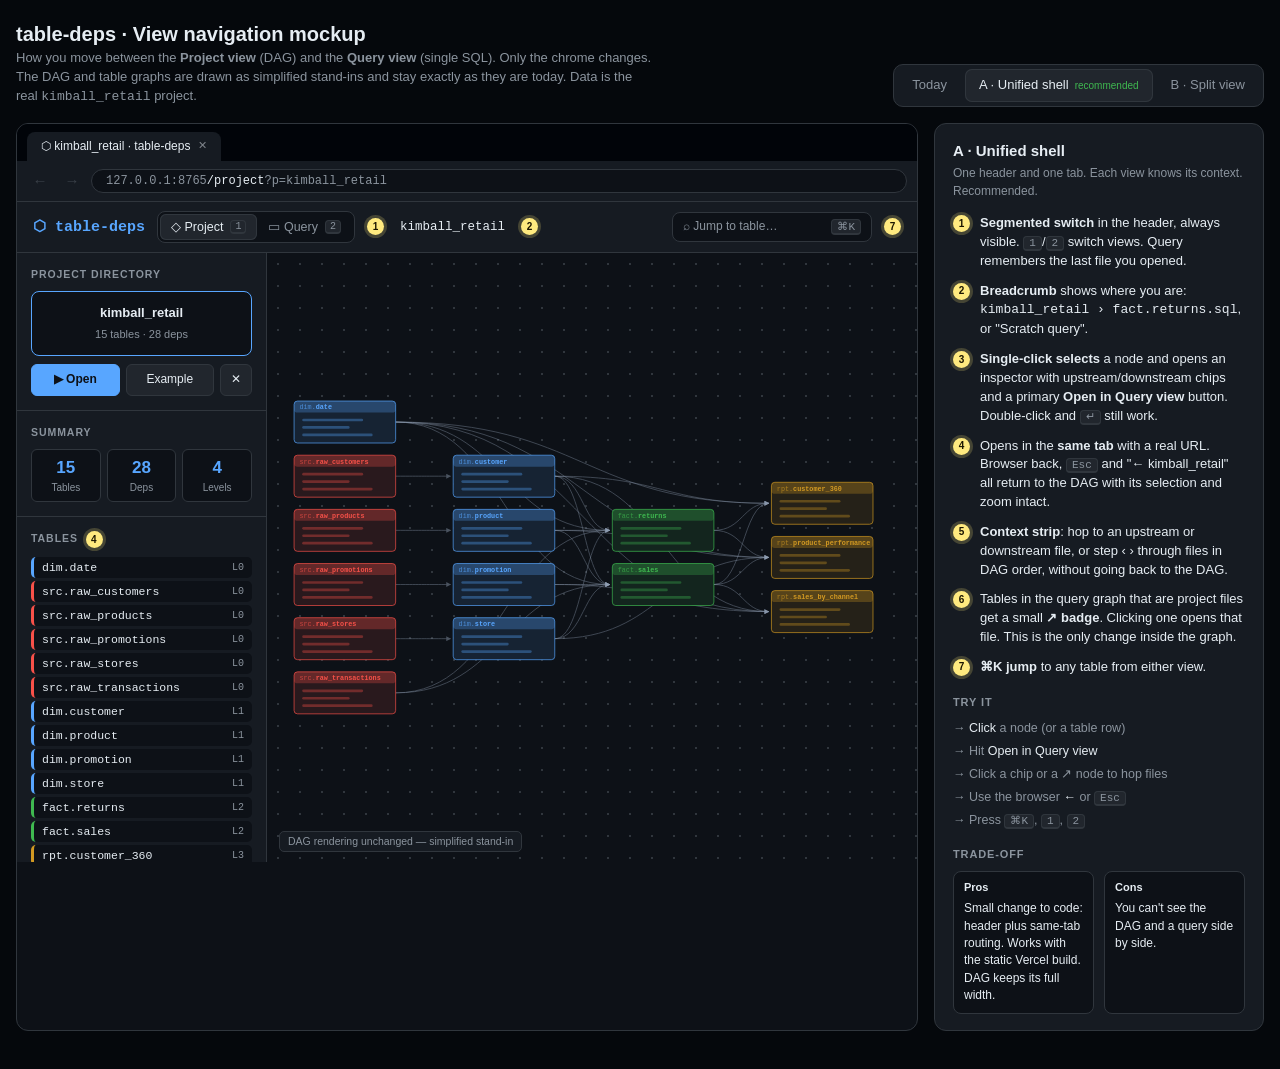
<file: docs/specs/mockups/view-navigation.html>
<!DOCTYPE html>
<html lang="en">
<head>
<meta charset="UTF-8" />
<meta name="viewport" content="width=device-width, initial-scale=1.0" />
<title>View Navigation Mockup</title>
<style>
/* Theme tokens copied from table_deps/frontend_service/static/css/shared.css */
:root {
  --bg:#0d1117; --surface:#161b22; --surface2:#21262d; --border:#30363d;
  --text:#e6edf3; --muted:#8b949e; --accent:#58a6ff; --green:#3fb950;
  --orange:#d29922; --red:#f85149; --purple:#bc8cff;
  --pin:#ffea7f; --doc-bg:#05080c;
  --mono:'SF Mono','Fira Code',ui-monospace,monospace;
}
*,*::before,*::after{box-sizing:border-box;margin:0;padding:0}
body{background:var(--doc-bg);color:var(--text);font:14px/1.45 -apple-system,BlinkMacSystemFont,'Segoe UI',sans-serif;padding:20px 16px 40px}
button{font:inherit;color:inherit;cursor:pointer}
kbd{font:11px var(--mono);background:var(--surface2);border:1px solid var(--border);border-bottom-width:2px;border-radius:4px;padding:0 5px;color:var(--muted)}

/* ── Document chrome (outside the mock app) ── */
.doc-head{max-width:1500px;margin:0 auto 16px;display:flex;flex-wrap:wrap;align-items:flex-end;gap:16px}
.doc-head h1{font-size:20px;font-weight:650}
.doc-head p{color:var(--muted);font-size:13px;max-width:640px}
.scen{display:flex;gap:4px;background:var(--surface);border:1px solid var(--border);border-radius:10px;padding:4px;margin-left:auto}
.scen button{background:none;border:0;border-radius:7px;padding:7px 14px;font-size:13px;color:var(--muted)}
.scen button.on{background:var(--surface2);color:var(--text);box-shadow:inset 0 0 0 1px var(--border)}
.scen .rec{font-size:10px;color:var(--green);margin-left:6px}
.layout{max-width:1500px;margin:0 auto;display:grid;grid-template-columns:minmax(0,1fr) 330px;gap:16px}
@media (max-width:1100px){.layout{grid-template-columns:1fr}}

/* ── Fake browser ── */
.browser{border:1px solid var(--border);border-radius:12px;overflow:hidden;background:var(--bg);min-width:0}
.tabs{display:flex;gap:2px;background:#010409;padding:8px 10px 0}
.tab{display:flex;align-items:center;gap:8px;background:transparent;border:0;border-radius:8px 8px 0 0;padding:6px 14px;font-size:12px;color:var(--muted);max-width:220px}
.tab.on{background:var(--surface);color:var(--text)}
.tab .x{opacity:.5;font-size:11px}
.chrome{display:flex;align-items:center;gap:6px;background:var(--surface);padding:7px 10px;border-bottom:1px solid var(--border)}
.chrome .nav{background:none;border:0;width:26px;height:26px;border-radius:6px;color:var(--muted);font-size:15px}
.chrome .nav:not(:disabled):hover{background:var(--surface2);color:var(--text)}
.chrome .nav:disabled{opacity:.3;cursor:default}
.addr{flex:1;min-width:0;background:var(--bg);border:1px solid var(--border);border-radius:16px;padding:4px 14px;font:12px var(--mono);color:var(--muted);white-space:nowrap;overflow:hidden;text-overflow:ellipsis}
.addr b{color:var(--text);font-weight:500}

/* ── Mock app ── */
.app{height:660px;display:flex;flex-direction:column;position:relative;overflow:hidden}
.app header{display:flex;align-items:center;gap:12px;padding:9px 16px;background:var(--surface);border-bottom:1px solid var(--border);flex-shrink:0;min-height:46px}
.logo{font:700 15px var(--mono);color:var(--accent);white-space:nowrap}
.sub{color:var(--muted);font-size:13px}
.spacer{flex:1}
.tip{font-size:11px;color:var(--muted);border:1px solid var(--border);border-radius:6px;padding:3px 8px;white-space:nowrap}
.seg{display:flex;background:var(--bg);border:1px solid var(--border);border-radius:8px;padding:2px}
.seg button{display:flex;align-items:center;gap:7px;background:none;border:0;border-radius:6px;padding:4px 11px;font-size:12.5px;color:var(--muted)}
.seg button.on{background:var(--surface2);color:var(--text);box-shadow:inset 0 0 0 1px var(--border)}
.seg kbd{font-size:10px;padding:0 4px}
.crumb{display:flex;align-items:center;gap:6px;font:12.5px var(--mono);color:var(--muted);min-width:0;white-space:nowrap}
.crumb a{color:var(--muted);text-decoration:none;cursor:pointer;border-radius:4px;padding:1px 4px}
.crumb a:hover{color:var(--text);background:var(--surface2)}
.crumb .cur{color:var(--text)}
.crumb .sep{opacity:.5}
.jump{display:flex;align-items:center;gap:10px;background:var(--bg);border:1px solid var(--border);border-radius:8px;padding:5px 10px;font-size:12px;color:var(--muted);min-width:200px}
.jump:hover{border-color:var(--accent)}

.ctx{display:flex;align-items:center;gap:10px;padding:7px 16px;background:color-mix(in srgb,var(--accent) 6%,var(--surface));border-bottom:1px solid var(--border);font-size:12px;flex-shrink:0;flex-wrap:wrap}
.back{display:flex;align-items:center;gap:6px;background:var(--surface2);border:1px solid var(--border);border-radius:6px;padding:3px 10px;font-size:12px}
.back:hover{border-color:var(--accent)}
.ctx .lbl{color:var(--muted)}
.ctx .divider{width:1px;height:16px;background:var(--border)}
.chip{display:inline-flex;align-items:center;gap:5px;background:var(--surface2);border:1px solid var(--border);border-radius:12px;padding:1px 9px;font:11.5px var(--mono);color:var(--text)}
button.chip:hover{border-color:var(--accent)}
.chip .dot{width:7px;height:7px;border-radius:50%}
.sib{display:flex;gap:4px;margin-left:auto}
.sib button{background:var(--surface2);border:1px solid var(--border);border-radius:6px;width:26px;height:24px;font-size:12px}
.sib button:hover{border-color:var(--accent)}

.main{flex:1;display:flex;min-height:0}
aside.sb{width:250px;flex-shrink:0;background:var(--surface);border-right:1px solid var(--border);overflow-y:auto}
.section{padding:14px 14px;border-bottom:1px solid var(--border)}
.slabel{font-size:10.5px;font-weight:600;letter-spacing:.09em;text-transform:uppercase;color:var(--muted);margin-bottom:9px}
.navbtn{display:flex;align-items:center;gap:8px;margin:12px 14px 0;padding:8px 12px;border:1px solid var(--border);border-radius:8px;background:var(--surface2);font-size:13px;color:var(--text);text-decoration:none;cursor:pointer}
.navbtn .arr{margin-left:auto;color:var(--muted)}
.proj-card{border:1px solid var(--accent);border-radius:8px;padding:12px;text-align:center;background:var(--bg)}
.proj-card b{display:block;font-size:13px}
.proj-card small{color:var(--muted);font-size:11px}
.btnrow{display:flex;gap:6px;margin-top:8px}
.btn{flex:1;background:var(--surface2);border:1px solid var(--border);border-radius:6px;padding:6px;font-size:12px}
.btn.pri{background:var(--accent);color:#0d1117;border-color:var(--accent);font-weight:600}
.stats{display:grid;grid-template-columns:repeat(3,1fr);gap:6px}
.stat{background:var(--bg);border:1px solid var(--border);border-radius:6px;text-align:center;padding:6px 0}
.stat .n{font-size:17px;font-weight:700;color:var(--accent)}
.stat .l{font-size:10px;color:var(--muted)}
.tlist{list-style:none;display:flex;flex-direction:column;gap:3px}
.tlist li{display:flex;align-items:center;gap:7px;padding:4px 8px;border-radius:5px;background:var(--bg);border-left:3px solid var(--c);font:11.5px var(--mono);cursor:pointer}
.tlist li:hover,.tlist li.sel{background:var(--surface2)}
.tlist li.sel{outline:1px solid var(--accent)}
.tlist .lv{margin-left:auto;color:var(--muted);font-size:10px}
.tlist .open{display:none;color:var(--accent);font-size:12px}
.tlist li:hover .open{display:inline}
.tlist li:hover .lv{display:none}
textarea.sql{width:100%;height:190px;background:var(--bg);border:1px solid var(--border);border-radius:6px;color:var(--text);font:11px/1.5 var(--mono);padding:8px;resize:none}
textarea.sql[readonly]{color:#c9d1d9;border-style:dashed}
.src-note{display:flex;align-items:center;gap:6px;font-size:11px;color:var(--muted);margin-bottom:6px}
.src-note button{margin-left:auto;white-space:nowrap;background:none;border:1px solid var(--border);border-radius:5px;font-size:11px;padding:1px 7px;color:var(--accent)}

.canvas{flex:1;position:relative;min-width:0;background-color:var(--bg);background-image:radial-gradient(var(--border) 1px,transparent 1px);background-size:22px 22px}
.canvas svg{width:100%;height:100%;display:block}
.frozen{position:absolute;left:12px;bottom:10px;font-size:10.5px;color:var(--muted);background:var(--surface);border:1px solid var(--border);border-radius:5px;padding:2px 8px}
.empty{position:absolute;inset:0;display:flex;flex-direction:column;align-items:center;justify-content:center;gap:8px;color:var(--muted);text-align:center;padding:20px}
.empty .ic{font-size:34px;opacity:.6}
.empty p{color:var(--text)}
.gnode{cursor:pointer}
.gnode text{font-family:var(--mono);pointer-events:none}
.edge{fill:none;stroke:#94a3b8;stroke-width:1.2;opacity:.45}
.edge.hi{stroke:var(--accent);opacity:1;stroke-width:1.8}
.faded{opacity:.18}

.tooltip{position:absolute;background:var(--surface);border:1px solid var(--border);border-radius:8px;padding:10px 12px;font-size:12px;width:220px;pointer-events:none;box-shadow:0 8px 24px #0008}
.tooltip .tn{font:600 13px var(--mono);margin-bottom:6px}
.tooltip .r{display:flex;justify-content:space-between;color:var(--muted)}
.tooltip .h{margin-top:8px;padding-top:6px;border-top:1px solid var(--border);font-size:10.5px;color:var(--muted)}

.inspector{position:absolute;top:12px;right:12px;bottom:12px;width:280px;background:var(--surface);border:1px solid var(--border);border-radius:10px;display:flex;flex-direction:column;box-shadow:0 12px 32px #000a;overflow:hidden}
.ins-head{padding:12px 14px;border-bottom:1px solid var(--border);border-top:3px solid var(--c)}
.ins-head .nm{font:600 14px var(--mono)}
.ins-head .fl{font:11px var(--mono);color:var(--muted);margin-top:2px}
.ins-head .close{position:absolute;top:10px;right:10px;background:none;border:0;color:var(--muted)}
.ins-body{padding:12px 14px;overflow-y:auto;flex:1;display:flex;flex-direction:column;gap:14px}
.ins-body .slabel{margin-bottom:6px}
.chips{display:flex;flex-wrap:wrap;gap:5px}
.kv{display:grid;grid-template-columns:1fr auto;gap:3px 10px;font-size:12px;color:var(--muted)}
.kv b{color:var(--text);font-weight:600;text-align:right}
.ins-foot{padding:12px 14px;border-top:1px solid var(--border);display:flex;flex-direction:column;gap:6px}
.ins-foot .btn{padding:8px}
.ins-foot .hint{font-size:10.5px;color:var(--muted);text-align:center}

.split{width:44%;flex-shrink:0;border-left:1px solid var(--border);display:flex;flex-direction:column;background:var(--bg)}
.split-head{display:flex;align-items:center;gap:8px;padding:8px 12px;border-bottom:1px solid var(--border);background:var(--surface);font:12px var(--mono)}
.split-head .x{margin-left:auto;background:none;border:0;color:var(--muted)}
.split .canvas{flex:1}

.palette-bg{position:absolute;inset:0;background:#0009;display:flex;justify-content:center;padding-top:70px;z-index:20}
.palette{width:460px;max-height:420px;background:var(--surface);border:1px solid var(--border);border-radius:12px;box-shadow:0 20px 50px #000c;display:flex;flex-direction:column;overflow:hidden}
.palette input{background:none;border:0;border-bottom:1px solid var(--border);padding:13px 16px;color:var(--text);font:14px var(--mono);outline:none}
.palette ul{list-style:none;overflow-y:auto;padding:6px}
.palette li{display:flex;align-items:center;gap:9px;padding:7px 10px;border-radius:6px;font:12.5px var(--mono);cursor:pointer}
.palette li.on{background:var(--surface2)}
.palette li .lv{margin-left:auto;color:var(--muted);font-size:10.5px}
.palette .foot{display:flex;gap:14px;padding:8px 14px;border-top:1px solid var(--border);font-size:11px;color:var(--muted)}

/* ── Callout pins + notes ── */
.pin{display:inline-flex;align-items:center;justify-content:center;width:17px;height:17px;border-radius:50%;background:var(--pin);color:#1b1500;font:700 10px/1 -apple-system,sans-serif;flex-shrink:0;box-shadow:0 0 0 3px #ffea7f33}
.pin.abs{position:absolute;z-index:5}
.notes{background:var(--surface);border:1px solid var(--border);border-radius:12px;padding:16px 18px;align-self:start;position:sticky;top:16px}
.notes h2{font-size:15px;margin-bottom:4px}
.notes .verdict{font-size:12px;color:var(--muted);margin-bottom:14px}
.notes ol{list-style:none;display:flex;flex-direction:column;gap:11px}
.notes li{display:flex;gap:10px;font-size:13px}
.notes li .pin{margin-top:1px}
.notes .bad{color:#ffa198}
.notes h3{font-size:11px;letter-spacing:.08em;text-transform:uppercase;color:var(--muted);margin:18px 0 8px}
.notes .try{font-size:12.5px;color:var(--muted);display:flex;flex-direction:column;gap:5px}
.notes .try b{color:var(--text);font-weight:500}
.notes .proscons{display:grid;grid-template-columns:1fr 1fr;gap:10px;font-size:12px}
.notes .proscons div{background:var(--bg);border:1px solid var(--border);border-radius:8px;padding:8px 10px}
.notes .proscons b{display:block;font-size:11px;margin-bottom:4px}
</style>
</head>
<body>

<div class="doc-head">
  <div>
    <h1>table-deps · View navigation mockup</h1>
    <p>How you move between the <b>Project view</b> (DAG) and the <b>Query view</b> (single SQL).
       Only the chrome changes. The DAG and table graphs are drawn as simplified stand-ins and stay
       exactly as they are today. Data is the real <code>kimball_retail</code> project.</p>
  </div>
  <div class="scen" id="scen">
    <button data-s="before">Today</button>
    <button data-s="A">A · Unified shell<span class="rec">recommended</span></button>
    <button data-s="B">B · Split view</button>
  </div>
</div>

<div class="layout">
  <div class="browser">
    <div class="tabs" id="tabs"></div>
    <div class="chrome">
      <button class="nav" id="nav-back" title="Back">&#8592;</button>
      <button class="nav" id="nav-fwd" title="Forward">&#8594;</button>
      <div class="addr" id="addr"></div>
    </div>
    <div class="app" id="app"></div>
  </div>
  <aside class="notes" id="notes"></aside>
</div>

<script>
// ── Real data: test_projects/kimball_retail via project_scanner ──────────────
const PROJECT = 'kimball_retail';
const RAW = {
  'dim.customer':['src.raw_customers'], 'dim.date':[], 'dim.product':['src.raw_products'],
  'dim.promotion':['src.raw_promotions'], 'dim.store':['src.raw_stores'],
  'fact.returns':['dim.customer','dim.date','dim.product','dim.store','src.raw_transactions'],
  'fact.sales':['dim.customer','dim.date','dim.product','dim.promotion','dim.store','src.raw_transactions'],
  'rpt.customer_360':['dim.customer','dim.date','fact.returns','fact.sales'],
  'rpt.product_performance':['dim.date','dim.product','dim.store','fact.returns','fact.sales'],
  'rpt.sales_by_channel':['dim.customer','dim.date','dim.promotion','fact.sales'],
  'src.raw_customers':[], 'src.raw_products':[], 'src.raw_promotions':[], 'src.raw_stores':[], 'src.raw_transactions':[],
};
const EXT = {
  'dim.date':['external.util_db.dim_date'], 'src.raw_customers':['external.crm_db.customers'],
  'src.raw_products':['external.erp_db.product_catalog'], 'src.raw_promotions':['external.marketing_db.promotions'],
  'src.raw_stores':['external.ops_db.stores'], 'src.raw_transactions':['external.pos_db.transactions'],
};
const COLORS = { dim:'#58a6ff', fact:'#3fb950', rpt:'#d29922', src:'#f85149', external:'#6b7280' };
const color = id => COLORS[id.split('.')[0]] || '#6b7280';
const IDS = Object.keys(RAW);
const LEVEL = {};
const lvl = id => LEVEL[id] ??= RAW[id].length ? 1 + Math.max(...RAW[id].map(lvl)) : 0;
IDS.forEach(lvl);
const ORDERED = [...IDS].sort((a,b) => LEVEL[a]-LEVEL[b] || a.localeCompare(b));
const usedBy = id => IDS.filter(o => RAW[o].includes(id));
const EDGES = IDS.flatMap(t => RAW[t].map(s => [s,t]));

// ── State + fake browser history ─────────────────────────────────────────────
let scenario = 'A';
let tabs, active;              // tabs: [{title, hist:[state], i}]
let hover = null, palette = null;
const esc = s => String(s).replace(/[&<>"]/g, c => ({'&':'&amp;','<':'&lt;','>':'&gt;','"':'&quot;'}[c]));

function reset() {
  const s0 = { view:'project', loaded:true, sel:null, file:null };
  tabs = [{ hist:[s0], i:0 }]; active = 0; hover = null; palette = null;
  render();
}
const cur = () => tabs[active].hist[tabs[active].i];
function go(patch, { replace=false } = {}) {
  const t = tabs[active];
  const next = { ...cur(), ...patch };
  if (replace) t.hist[t.i] = next;
  else { t.hist = t.hist.slice(0, t.i+1); t.hist.push(next); t.i++; }
  render();
}
function openNewTab(state) { tabs.push({ hist:[state], i:0 }); active = tabs.length-1; render(); }

function url(s) {
  const host = '<span>127.0.0.1:8765</span>';
  if (scenario === 'before') return host + `<b>${s.view === 'project' ? '/project' : '/'}</b>`;
  if (scenario === 'B') return host + `<b>/project</b>?p=${PROJECT}${s.sel ? '&amp;open=' + s.sel : ''}`;
  if (s.view === 'project') return host + `<b>/project</b>?p=${PROJECT}${s.sel ? '&amp;sel=' + s.sel : ''}`;
  return host + `<b>/query</b>${s.file ? `?p=${PROJECT}&amp;t=${s.file}` : ''}`;
}
const title = s => s.view === 'project'
  ? (scenario === 'before' ? 'Project DAG' : `${PROJECT} · table-deps`)
  : (scenario === 'before' ? 'SQL Visualizer' : `${s.file || 'Scratch query'} · table-deps`);

// ── Graph stand-ins (the real renderers are untouched) ───────────────────────
const BW = 150, BH = 62;
function dagPos() {
  const pos = {}, byLv = {};
  ORDERED.forEach(id => (byLv[LEVEL[id]] ??= []).push(id));
  Object.entries(byLv).forEach(([lv, ids]) => {
    const gap = 18, total = ids.length*BH + (ids.length-1)*gap, y0 = (560-total)/2;
    ids.forEach((id, k) => pos[id] = { x: 40 + lv*235, y: y0 + k*(BH+gap) });
  });
  return pos;
}
function box(id, x, y, { badge=false, faded=false, sel=false, ext=false } = {}) {
  const c = ext ? COLORS.external : color(id), [sch, ...rest] = id.split('.');
  const bars = [0,1,2].map(k => `<rect x="${x+12}" y="${y+26+k*11}" width="${[90,70,104][k]}" height="4" rx="2" fill="${c}" opacity=".35"/>`).join('');
  return `<g class="gnode ${faded?'faded':''}" data-id="${id}">
    <rect x="${x}" y="${y}" width="${BW}" height="${BH}" rx="5" fill="color-mix(in srgb, ${c} 12%, #0d1117)" stroke="${c}" stroke-width="${sel?2.4:1}"/>
    <rect x="${x}" y="${y}" width="${BW}" height="17" rx="5" fill="${c}" opacity=".28"/>
    <text x="${x+8}" y="${y+12.5}" font-size="10" fill="${c}"><tspan opacity=".7">${sch}.</tspan><tspan font-weight="700">${rest.join('.')}</tspan></text>
    ${bars}
    ${badge ? `<g><rect x="${x+BW-26}" y="${y+BH-20}" width="20" height="15" rx="4" fill="#21262d" stroke="${c}"/><text x="${x+BW-16}" y="${y+BH-9}" font-size="10" text-anchor="middle" fill="${c}">↗</text></g>` : ''}
  </g>`;
}
function curve(a, b, cls='') {
  const x1=a.x+BW, y1=a.y+BH/2, x2=b.x, y2=b.y+BH/2, mx=(x1+x2)/2;
  return `<path class="edge ${cls}" d="M${x1},${y1} C${mx},${y1} ${mx},${y2} ${x2-4},${y2}" marker-end="url(#arr)"/>`;
}
const DEFS = `<defs><marker id="arr" viewBox="0 0 8 8" refX="7" refY="4" markerWidth="6" markerHeight="6" orient="auto"><path d="M0,0 L8,4 L0,8z" fill="#94a3b8"/></marker></defs>`;

function dagSvg(sel) {
  const pos = dagPos(), focus = sel || hover;
  const near = focus ? new Set([focus, ...RAW[focus], ...usedBy(focus)]) : null;
  const edges = EDGES.map(([s,t]) => curve(pos[s], pos[t], focus && (s===focus||t===focus) ? 'hi' : (focus ? 'faded' : ''))).join('');
  const nodes = ORDERED.map(id => box(id, pos[id].x, pos[id].y, { faded: near && !near.has(id), sel: id === sel })).join('');
  return `<svg viewBox="0 0 960 560" preserveAspectRatio="xMidYMid meet">${DEFS}${edges}${nodes}</svg>`;
}
function querySvg(file, { badges=false } = {}) {
  const refs = [...RAW[file], ...(EXT[file] || [])];
  const cx = 420, cy = 250, pos = {};
  pos[refs[0]] = { x: cx - BW/2, y: cy - BH/2 };
  refs.slice(1).forEach((r, k, a) => {
    const ang = -Math.PI/2 + (k + .5) * (2*Math.PI / Math.max(a.length, 1));
    pos[r] = { x: cx + Math.cos(ang)*270 - BW/2, y: cy + Math.sin(ang)*190 - BH/2 };
  });
  const joins = ['LEFT','INNER','LEFT','INNER','LEFT'];
  const edges = refs.slice(1).map((r, k) => {
    const a = pos[refs[0]], b = pos[r], x1=a.x+BW/2, y1=a.y+BH/2, x2=b.x+BW/2, y2=b.y+BH/2;
    return `<line class="edge" x1="${x1}" y1="${y1}" x2="${x2}" y2="${y2}" style="opacity:.6"/>
      <text x="${(x1+x2)/2}" y="${(y1+y2)/2-4}" font-size="9" fill="#94a3b8" text-anchor="middle" font-family="monospace">${joins[k]}</text>`;
  }).join('');
  const nodes = refs.map(r => box(r, pos[r].x, pos[r].y, { badge: badges && r in RAW, ext: !(r in RAW) })).join('');
  return `<svg viewBox="0 0 840 500" preserveAspectRatio="xMidYMid meet">${edges}${nodes}</svg>`;
}
function fakeSql(file) {
  const refs = [...RAW[file], ...(EXT[file] || [])];
  if (!refs.length) return `-- ${file}.sql\nSELECT ...`;
  const [from, ...joins] = refs;
  return `-- ${file}.sql\nSELECT\n  ...\nFROM ${from} t\n` +
    joins.map((r,k) => `${['LEFT','INNER'][k%2]} JOIN ${r} j${k}\n  ON j${k}.${r.split('.').pop()}_key = t.${r.split('.').pop()}_key`).join('\n');
}

// ── Shared sidebar pieces ────────────────────────────────────────────────────
const statsHtml = (a,b,c,la,lb,lc) => `<div class="section"><div class="slabel">Summary</div><div class="stats">
  <div class="stat"><div class="n">${a}</div><div class="l">${la}</div></div>
  <div class="stat"><div class="n">${b}</div><div class="l">${lb}</div></div>
  <div class="stat"><div class="n">${c}</div><div class="l">${lc}</div></div></div></div>`;
const projSection = (pinN) => `<div class="section"><div class="slabel">Project Directory</div>
  <div class="proj-card"><b>${PROJECT}</b><small>${IDS.length} tables · ${EDGES.length} deps</small></div>
  <div class="btnrow"><button class="btn pri">▶ Open</button><button class="btn">Example</button><button class="btn" style="flex:0 0 32px">✕</button></div></div>`;
const tableList = (sel, openable) => `<div class="section"><div class="slabel">Tables ${openable ? '<span class="pin" style="vertical-align:middle;margin-left:4px">4</span>' : ''}</div><ul class="tlist">${
  ORDERED.map(id => `<li data-row="${id}" class="${id===sel?'sel':''}" style="--c:${color(id)}">${id}<span class="lv">L${LEVEL[id]}</span>${openable ? '<span class="open" data-open="'+id+'" title="Open in Query view">↗</span>' : ''}</li>`).join('')}</ul></div>`;

// ── Scenario: TODAY ──────────────────────────────────────────────────────────
function renderBefore(s) {
  if (s.view === 'project') {
    const body = s.loaded
      ? `<div class="canvas" id="dag">${dagSvg(null)}${hover ? tooltipBefore(hover) : ''}</div>`
      : `<div class="canvas"><div class="empty"><div class="ic">📁</div><p>Open a project folder to begin</p><small>Select a directory with .sql files named schema.table.sql</small><span class="pin">3</span></div></div>`;
    return `<header><span class="logo">⬡ table-deps</span><span class="sub">Project DAG</span><div class="spacer"></div>
        <span class="tip">Scroll to zoom · Pan canvas · Drag nodes · Hover to trace deps</span></header>
      <div class="main"><aside class="sb">
        <a class="navbtn" data-act="to-viz">SQL Visualizer<span class="arr">→</span><span class="pin">1</span></a>
        ${projSection()}${s.loaded ? statsHtml(IDS.length, EDGES.length, 4, 'Tables','Deps','Levels') + tableList(null,false) : ''}
      </aside>${body}</div>`;
  }
  const sql = s.file ? fakeSql(s.file) : '';
  return `<header><span class="logo">⬡ table-deps</span><span class="sub">SQL Table Dependency Visualizer</span><div class="spacer"></div>
      <span class="tip">Scroll to zoom · Drag nodes · Pan canvas</span></header>
    <div class="main"><aside class="sb">
      <a class="navbtn" data-act="to-proj">Project DAG<span class="arr">→</span><span class="pin">3</span></a>
      <div class="section"><div class="slabel">SQL Query <span class="pin" style="vertical-align:middle;margin-left:4px">4</span></div>
        <textarea class="sql">${esc(sql)}</textarea>
        <div class="btnrow"><button class="btn pri">▶ Analyze</button><button class="btn">Example</button><button class="btn" style="flex:0 0 32px">✕</button></div></div>
      ${s.file ? statsHtml(RAW[s.file].length + (EXT[s.file]||[]).length, 0, RAW[s.file].length, 'Tables','CTEs','Joins') : ''}
    </aside><div class="canvas">${s.file ? querySvg(s.file) : `<div class="empty"><div class="ic">⬡</div><p>Paste a SQL query and click Analyze</p></div>`}<span class="frozen">graph rendering unchanged</span></div></div>`;
}
function tooltipBefore(id) {
  const p = dagPos()[id], left = Math.min(75, (p.x+BW)/960*100), top = Math.min(70, p.y/560*100);
  return `<div class="tooltip" style="left:${left}%;top:${top}%"><div class="tn">${id}</div>
    <div class="r"><span>Reads from (project)</span><b>${RAW[id].length}</b></div>
    <div class="r"><span>Used by (project)</span><b>${usedBy(id).length}</b></div>
    <div class="r"><span>DAG level</span><b>${LEVEL[id]}</b></div>
    <div class="h">Double-click to open in visualizer <span class="pin" style="width:14px;height:14px;font-size:9px">2</span></div></div>`;
}

// ── Scenario A: unified shell ────────────────────────────────────────────────
function headerA(s) {
  const crumb = s.view === 'project'
    ? `<a data-act="proj-root" class="${s.sel?'':'cur'}">${PROJECT}</a>${s.sel ? `<span class="sep">›</span><span class="cur" style="opacity:.7">${s.sel} <small>(selected)</small></span>` : ''}`
    : s.file ? `<a data-act="to-proj">${PROJECT}</a><span class="sep">›</span><span class="cur">${s.file}.sql</span>` : `<span class="cur">Scratch query</span>`;
  return `<header><span class="logo">⬡ table-deps</span>
    <div class="seg"><button data-act="to-proj" class="${s.view==='project'?'on':''}">◇ Project <kbd>1</kbd></button><button data-act="to-query" class="${s.view==='query'?'on':''}">▭ Query <kbd>2</kbd></button></div>
    <span class="pin">1</span>
    <div class="crumb">${crumb}</div><span class="pin">2</span>
    <div class="spacer"></div>
    <button class="jump" data-act="palette">⌕ Jump to table…<span class="spacer"></span><kbd>⌘K</kbd></button><span class="pin">7</span>
  </header>`;
}
function inspector(id) {
  const ups = RAW[id], downs = usedBy(id), ext = EXT[id] || [];
  const chip = x => `<button class="chip" data-row="${x}"><span class="dot" style="background:${color(x)}"></span>${x}</button>`;
  return `<div class="inspector" style="--c:${color(id)}">
    <div class="ins-head" style="position:relative"><div class="nm">${id}</div><div class="fl">${id}.sql · level L${LEVEL[id]}</div><button class="close" data-act="desel">✕</button></div>
    <div class="ins-body">
      <div><div class="slabel">Reads from · ${ups.length}</div><div class="chips">${ups.map(chip).join('') || '<span class="sub" style="font-size:12px">— source table</span>'}</div></div>
      <div><div class="slabel">Used by · ${downs.length}</div><div class="chips">${downs.map(chip).join('') || '<span class="sub" style="font-size:12px">— leaf / report</span>'}</div></div>
      ${ext.length ? `<div><div class="slabel">External refs · ${ext.length}</div><div class="chips">${ext.map(e => `<span class="chip"><span class="dot" style="background:#6b7280"></span>${e}</span>`).join('')}</div></div>` : ''}
      <div class="kv"><span>Joins in query</span><b>${Math.max(0, ups.length + ext.length - 1)}</b></div>
    </div>
    <div class="ins-foot"><button class="btn pri" data-open="${id}">Open in Query view ↵</button><span class="pin abs" style="right:10px;bottom:56px">3</span>
      <div class="hint">or double-click the node · <kbd>Esc</kbd> to deselect</div></div>
  </div>`;
}
function renderA(s) {
  if (s.view === 'project') {
    return headerA(s) + `<div class="main"><aside class="sb">${projSection()}${statsHtml(IDS.length, EDGES.length, 4,'Tables','Deps','Levels')}${tableList(s.sel, true)}</aside>
      <div class="canvas" id="dag">${dagSvg(s.sel)}${s.sel ? inspector(s.sel) : ''}<span class="frozen">DAG rendering unchanged — simplified stand-in</span></div></div>`;
  }
  if (!s.file) {
    return headerA(s) + `<div class="ctx"><span class="lbl">Project <b style="color:var(--text)">${PROJECT}</b> is loaded — tables in your query that exist in it get a ↗ link.</span><span class="pin">6</span></div>
      <div class="main"><aside class="sb"><div class="section"><div class="slabel">SQL Query</div><textarea class="sql" placeholder="Paste your SQL here…"></textarea>
      <div class="btnrow"><button class="btn pri">▶ Analyze</button><button class="btn">Example</button></div></div></aside>
      <div class="canvas"><div class="empty"><div class="ic">⬡</div><p>Paste a SQL query and click Analyze</p><small>Or press <kbd>⌘K</kbd> to open any project file</small></div></div></div>`;
  }
  const f = s.file, k = ORDERED.indexOf(f);
  const chip = x => `<button class="chip" data-open="${x}"><span class="dot" style="background:${color(x)}"></span>${x}</button>`;
  return headerA(s) + `<div class="ctx">
      <button class="back" data-act="to-proj">← ${PROJECT} <kbd>Esc</kbd></button><span class="pin">4</span>
      <span class="divider"></span>
      <span class="lbl">Reads from</span>${RAW[f].map(chip).join('') || '<span class="lbl">—</span>'}
      <span class="divider"></span>
      <span class="lbl">Used by</span>${usedBy(f).map(chip).join('') || '<span class="lbl">—</span>'}
      <span class="pin">5</span>
      <div class="sib"><button data-open="${ORDERED[(k-1+ORDERED.length)%ORDERED.length]}" title="Previous file">‹</button><button data-open="${ORDERED[(k+1)%ORDERED.length]}" title="Next file">›</button></div>
    </div>
    <div class="main"><aside class="sb">
      <div class="section"><div class="src-note">From <b style="color:var(--text);font-family:var(--mono)">${f}.sql</b><button data-act="scratch">Edit as scratch</button></div>
        <textarea class="sql" readonly>${esc(fakeSql(f))}</textarea></div>
      ${statsHtml(RAW[f].length + (EXT[f]||[]).length, 0, Math.max(0, RAW[f].length + (EXT[f]||[]).length - 1), 'Tables','CTEs','Joins')}
    </aside>
    <div class="canvas" id="qg">${querySvg(f, { badges:true })}<span class="pin abs" style="right:16px;top:14px">6</span><span class="frozen">graph rendering unchanged — ↗ badge is the only addition</span></div></div>`;
}

// ── Scenario B: split view ───────────────────────────────────────────────────
function renderB(s) {
  return `<header><span class="logo">⬡ table-deps</span><div class="crumb"><span class="cur">${PROJECT}</span>${s.sel ? `<span class="sep">›</span><span class="cur">${s.sel}.sql</span>` : ''}</div>
      <div class="spacer"></div><button class="jump" data-act="palette">⌕ Jump to table…<span class="spacer"></span><kbd>⌘K</kbd></button></header>
    <div class="main"><aside class="sb" style="width:210px">${statsHtml(IDS.length, EDGES.length, 4,'Tables','Deps','Levels')}${tableList(s.sel, false)}</aside>
      <div class="canvas" id="dag">${dagSvg(s.sel)}<span class="pin abs" style="left:14px;top:12px">1</span><span class="frozen">DAG unchanged — but gets less width</span></div>
      ${s.sel ? `<div class="split"><div class="split-head"><span class="dot" style="width:8px;height:8px;border-radius:50%;background:${color(s.sel)}"></span>${s.sel}.sql<span class="pin">2</span><button class="x" data-act="desel">✕</button></div>
        <div class="canvas">${querySvg(s.sel, { badges:true })}<span class="pin abs" style="left:12px;top:12px">3</span></div></div>` : ''}
    </div>`;
}

// ── Notes panel ──────────────────────────────────────────────────────────────
const NOTES = {
  before: { h:'Today', v:'Two separate pages that barely know about each other.', items:[
    ['bad','Switching views is a link button buried at the top of the sidebar. It is labelled with the <i>other</i> page\'s name, so it reads like content, not navigation.'],
    ['bad','The only way to drill into a file is <b>double-click</b>, and you only find that out from the hover tooltip.'],
    ['bad','Drilling down opens a <b>new tab</b>. Back is disabled there, and "Project DAG →" from that tab lands on an <b>empty</b> Project view. The loaded project is lost.'],
    ['bad','The Query view has no idea which file it came from. It\'s just SQL in a textbox, with no way to jump to a neighbour.'],
  ], tryit:['Hover a node, then <b>double-click</b> it','Notice the new tab and the disabled ←','Click <b>Project DAG →</b> in the new tab'] },
  A: { h:'A · Unified shell', v:'One header and one tab. Each view knows its context. Recommended.', items:[
    ['','<b>Segmented switch</b> in the header, always visible. <kbd>1</kbd>/<kbd>2</kbd> switch views. Query remembers the last file you opened.'],
    ['','<b>Breadcrumb</b> shows where you are: <code>kimball_retail › fact.returns.sql</code>, or "Scratch query".'],
    ['','<b>Single-click selects</b> a node and opens an inspector with upstream/downstream chips and a primary <b>Open in Query view</b> button. Double-click and <kbd>↵</kbd> still work.'],
    ['','Opens in the <b>same tab</b> with a real URL. Browser back, <kbd>Esc</kbd> and "← kimball_retail" all return to the DAG with its selection and zoom intact.'],
    ['','<b>Context strip</b>: hop to an upstream or downstream file, or step ‹ › through files in DAG order, without going back to the DAG.'],
    ['','Tables in the query graph that are project files get a small <b>↗ badge</b>. Clicking one opens that file. This is the only change inside the graph.'],
    ['','<b>⌘K jump</b> to any table from either view.'],
  ], tryit:['<b>Click</b> a node (or a table row)','Hit <b>Open in Query view</b>','Click a chip or a ↗ node to hop files','Use the browser <b>←</b> or <kbd>Esc</kbd>','Press <kbd>⌘K</kbd>, <kbd>1</kbd>, <kbd>2</kbd>'],
    pc:[['Pros','Small change to code: header plus same-tab routing. Works with the static Vercel build. DAG keeps its full width.'],['Cons','You can\'t see the DAG and a query side by side.']] },
  B: { h:'B · Split view', v:'The DAG and the selected query graph side by side.', items:[
    ['','The DAG stays on the left, but loses about 45% of its width when a file is open.'],
    ['','Selecting a node opens its query graph in a right pane. No page change at all.'],
    ['','↗ nodes in the pane can re-target the selection.'],
  ], tryit:['Click any node','Click another, and watch the pane swap'],
    pc:[['Pros','Never lose sight of the DAG. Great on wide monitors.'],['Cons','Both graphs get cramped on laptops. Two D3 simulations on one page means a bigger refactor (shared ids and globals in visualizer.js and project.js).']] },
};
function renderNotes() {
  const n = NOTES[scenario];
  document.getElementById('notes').innerHTML = `<h2>${n.h}</h2><div class="verdict">${n.v}</div>
    <ol>${n.items.map(([c,t],k) => `<li><span class="pin">${k+1}</span><span class="${c}">${t}</span></li>`).join('')}</ol>
    <h3>Try it</h3><div class="try">${n.tryit.map(t => `<span>→ ${t}</span>`).join('')}</div>
    ${n.pc ? `<h3>Trade-off</h3><div class="proscons">${n.pc.map(([h,t]) => `<div><b>${h}</b>${t}</div>`).join('')}</div>` : ''}`;
}

// ── Palette (⌘K) ─────────────────────────────────────────────────────────────
function paletteHtml() {
  const q = palette.q.toLowerCase(), hits = ORDERED.filter(id => id.includes(q));
  palette.hits = hits; palette.i = Math.min(palette.i, Math.max(hits.length-1, 0));
  return `<div class="palette-bg" data-act="pal-close"><div class="palette">
    <input id="pal-in" placeholder="Jump to table or column…" value="${esc(palette.q)}" />
    <ul>${hits.map((id,k) => `<li class="${k===palette.i?'on':''}" data-open="${id}"><span class="chip"><span class="dot" style="background:${color(id)}"></span>${id.split('.')[0]}</span>${id}<span class="lv">L${LEVEL[id]}</span></li>`).join('')}</ul>
    <div class="foot"><span><kbd>↵</kbd> open query</span><span><kbd>⇧↵</kbd> show in DAG</span><span><kbd>Esc</kbd> close</span></div></div></div>`;
}

// ── Render + events ──────────────────────────────────────────────────────────
function render() {
  const s = cur();
  document.querySelectorAll('#scen button').forEach(b => b.classList.toggle('on', b.dataset.s === scenario));
  document.getElementById('tabs').innerHTML = tabs.map((t,k) => `<button class="tab ${k===active?'on':''}" data-tab="${k}">⬡ ${title(t.hist[t.i])}<span class="x">✕</span></button>`).join('');
  document.getElementById('addr').innerHTML = url(s);
  document.getElementById('nav-back').disabled = tabs[active].i === 0;
  document.getElementById('nav-fwd').disabled = tabs[active].i === tabs[active].hist.length-1;
  const app = document.getElementById('app');
  app.innerHTML = (scenario === 'before' ? renderBefore(s) : scenario === 'A' ? renderA(s) : renderB(s)) + (palette ? paletteHtml() : '');
  if (palette) { const i = document.getElementById('pal-in'); i.focus(); i.setSelectionRange(i.value.length, i.value.length); }
  renderNotes();
}

function openFile(id) {
  palette = null;
  if (scenario === 'B') return go({ sel:id });
  if (scenario === 'before') return openNewTab({ view:'query', file:id, loaded:false, sel:null });
  go({ view:'query', file:id, sel:id });
}
function select(id) {
  if (scenario === 'before') return;
  go({ sel: cur().sel === id ? null : id }, { replace: scenario === 'A' });
}

document.getElementById('scen').addEventListener('click', e => {
  const b = e.target.closest('button'); if (!b) return;
  scenario = b.dataset.s; reset();
});
document.getElementById('tabs').addEventListener('click', e => {
  const t = e.target.closest('[data-tab]'); if (!t) return;
  const k = +t.dataset.tab;
  if (e.target.classList.contains('x') && tabs.length > 1) { tabs.splice(k,1); active = Math.min(active, tabs.length-1); }
  else active = k;
  render();
});
document.getElementById('nav-back').onclick = () => { tabs[active].i--; palette = null; render(); };
document.getElementById('nav-fwd').onclick  = () => { tabs[active].i++; palette = null; render(); };

const app = document.getElementById('app');
app.addEventListener('click', e => {
  const open = e.target.closest('[data-open]');
  if (open) { e.stopPropagation(); return openFile(open.dataset.open); }
  const act = e.target.closest('[data-act]')?.dataset.act;
  if (act === 'pal-close' && e.target.closest('.palette')) return;
  const s = cur();
  switch (act) {
    case 'to-viz':   return go({ view:'query', file:null });
    case 'to-proj':  return go({ view:'project', loaded: scenario !== 'before' || (s.view === 'project' && s.loaded), sel: scenario === 'A' ? (s.file || s.sel) : null });
    case 'to-query': return go({ view:'query' });
    case 'proj-root':
    case 'desel':    return go({ sel:null }, { replace:true });
    case 'scratch':  return go({ file:null });
    case 'palette':  palette = { q:'', i:0 }; return render();
    case 'pal-close':palette = null; return render();
  }
  const row = e.target.closest('[data-row]');
  if (row) return select(row.dataset.row);
  const node = e.target.closest('.gnode');
  if (node && node.closest('#dag')) return select(node.dataset.id);
  if (node && node.closest('#qg') && node.dataset.id in RAW) return openFile(node.dataset.id);
});
app.addEventListener('dblclick', e => {
  const node = e.target.closest('#dag .gnode'); if (node) openFile(node.dataset.id);
});
app.addEventListener('mouseover', e => {
  if (scenario !== 'before') return;
  const id = e.target.closest('#dag .gnode')?.dataset.id || null;
  if (id !== hover) { hover = id; render(); }
});
app.addEventListener('input', e => {
  if (e.target.id === 'pal-in') { palette.q = e.target.value; palette.i = 0; render(); }
});
document.addEventListener('keydown', e => {
  if (palette) {
    if (e.key === 'Escape') { palette = null; return render(); }
    if (e.key === 'ArrowDown') { palette.i = Math.min(palette.i+1, palette.hits.length-1); e.preventDefault(); return render(); }
    if (e.key === 'ArrowUp') { palette.i = Math.max(palette.i-1, 0); e.preventDefault(); return render(); }
    if (e.key === 'Enter' && palette.hits[palette.i]) {
      const id = palette.hits[palette.i]; palette = null;
      return e.shiftKey && scenario === 'A' ? go({ view:'project', sel:id }) : openFile(id);
    }
    return;
  }
  if (scenario === 'before' || e.target.tagName === 'TEXTAREA' || e.target.tagName === 'INPUT') return;
  const s = cur();
  if ((e.metaKey || e.ctrlKey) && e.key.toLowerCase() === 'k') { e.preventDefault(); palette = { q:'', i:0 }; return render(); }
  if (scenario !== 'A') return;
  if (e.key === '1') go({ view:'project', sel: s.file || s.sel });
  if (e.key === '2') go({ view:'query' });
  if (e.key === 'Enter' && s.view === 'project' && s.sel) openFile(s.sel);
  if (e.key === 'Escape') s.view === 'query' ? go({ view:'project', sel: s.file }) : go({ sel:null }, { replace:true });
});

reset();
</script>
</body>
</html>
</file>
